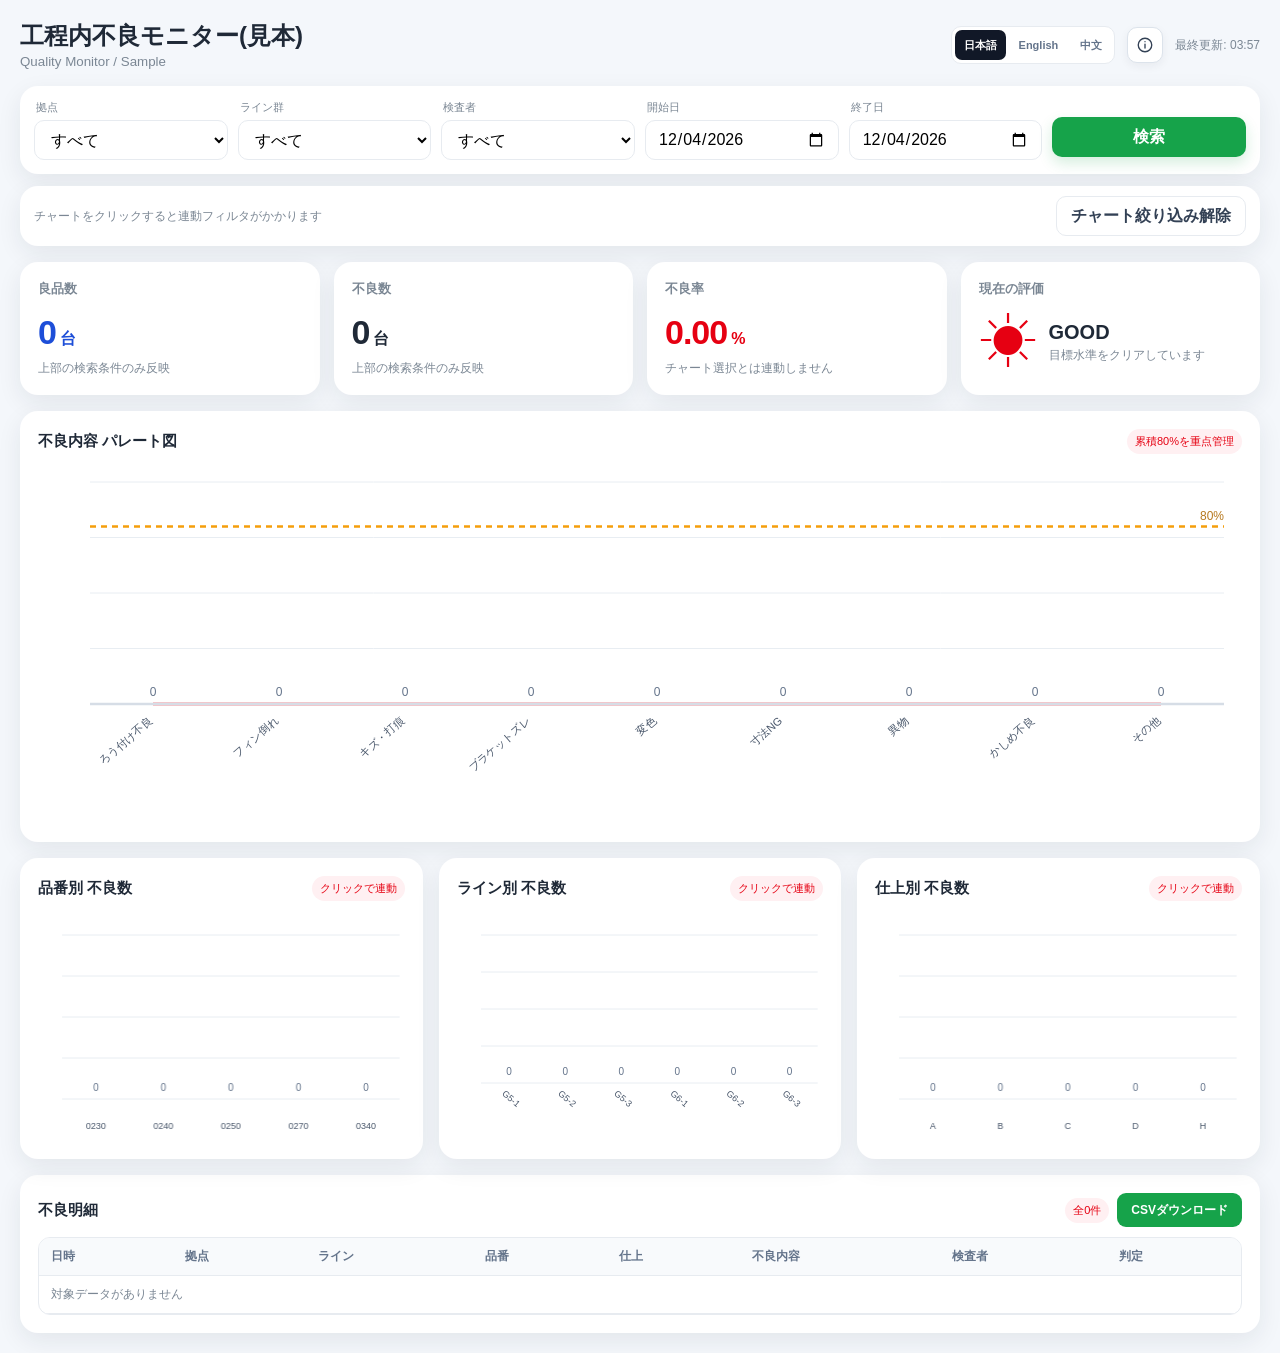
<file: index.html>
<!DOCTYPE html>
<html lang="ja">
<head>
<meta charset="UTF-8" />
<meta name="viewport" content="width=device-width, initial-scale=1.0" />
<title>工程内不良モニター(見本)</title>
<style>
  :root{
    --bg:#f4f7fb; --card:#fff; --text:#1f2937; --muted:#7b8794;
    --line:#e7ebf0; --red:#e60012; --red2:#ff5a66; --blue:#8fb6dc;
    --green:#16a34a; --orange:#f59e0b; --shadow:0 8px 24px rgba(28,39,49,.08);
    --radius:18px;
  }
  *{box-sizing:border-box}
  body{margin:0;background:var(--bg);color:var(--text);font-family:Inter,"Yu Gothic UI","Meiryo",sans-serif}
  .app{min-height:100vh;padding:20px}
  .topbar{display:flex;align-items:center;justify-content:space-between;margin-bottom:16px}
  .brand h1{font-size:24px;margin:0}.brand small{color:var(--muted)}
  .updated{font-size:12px;color:var(--muted)}
  .top-actions{display:flex;align-items:center;gap:12px}
  .lang-switch{display:flex;align-items:center;gap:4px;background:#fff;border:1px solid var(--line);border-radius:10px;padding:3px;box-shadow:none}
  .lang-btn{width:auto;height:30px;padding:0 9px;border-radius:7px;background:transparent;color:#64748b;border:none;box-shadow:none;font-size:11px;font-weight:700}
  .lang-btn.active{background:#111827;color:#fff}
  .lang-btn:hover{transform:none;filter:none;background:#f1f5f9}.lang-btn.active:hover{background:#111827}

  .filters{display:grid;grid-template-columns:repeat(6,minmax(120px,1fr));gap:10px;background:var(--card);padding:14px;border-radius:var(--radius);box-shadow:var(--shadow);margin-bottom:12px}
  label{font-size:11px;color:var(--muted);display:block;margin:0 0 5px 2px}
  .filters>div{min-width:0}
  select,input,button{width:100%;min-width:0;max-width:100%;height:40px;border-radius:10px;border:1px solid var(--line);background:#fff;padding:0 12px;font:inherit}
  input[type="date"]{min-inline-size:0;-webkit-min-logical-width:0;display:block}
  button{background:var(--green);color:#fff;border:none;font-weight:700;cursor:pointer;transition:.2s;box-shadow:0 6px 14px rgba(22,163,74,.18)}
  button:hover{filter:brightness(.96);transform:translateY(-1px)}
  .toolbar{display:flex;align-items:center;justify-content:space-between;gap:12px;background:var(--card);padding:10px 14px;border-radius:var(--radius);box-shadow:var(--shadow);margin-bottom:16px}
  .chips{display:flex;flex-wrap:wrap;gap:8px;min-height:28px;align-items:center}
  .chip{display:inline-flex;align-items:center;gap:6px;background:#fff0f2;color:#b91c1c;border:1px solid #ffd3d8;border-radius:999px;padding:6px 10px;font-size:12px;font-weight:700}
  .chip-muted{color:var(--muted);font-size:12px}
  .clear-btn{background:#fff;color:#334155;border:1px solid var(--line);box-shadow:none;padding:0 14px;width:auto;min-width:108px}
  .clear-btn:hover{transform:none;filter:none;background:#f8fafc}
  .kpis{display:grid;grid-template-columns:repeat(4,1fr);gap:14px;margin-bottom:16px}
  .card{background:var(--card);border-radius:var(--radius);box-shadow:var(--shadow);padding:18px}
  .kpi{min-height:128px}
  .kpi .label{font-size:13px;color:var(--muted);font-weight:700;margin-bottom:15px}.value{font-size:34px;font-weight:800;letter-spacing:-1px}.unit{font-size:16px;margin-left:4px}.sub{font-size:12px;color:var(--muted);margin-top:8px}
  .value.red{color:var(--red)} .value.blue{color:#1d4ed8}
  .status{display:flex;align-items:center;gap:12px}.status-ico{font-size:58px;line-height:1;font-family:Arial,"Segoe UI Symbol",sans-serif;font-variant-emoji:text}.status-ico.good{color:var(--red)}.status-ico.warning{color:#6b7280}.status-ico.bad{color:#2563eb}.status-text b{font-size:20px}.status-text span{display:block;color:var(--muted);font-size:12px;margin-top:3px}
  .grid-main{display:grid;grid-template-columns:1fr;gap:16px;margin-bottom:16px}
  .grid-three{display:grid;grid-template-columns:1fr 1fr 1fr;gap:16px;margin-bottom:16px}
  .grid-main > .card,.grid-three > .card{min-width:0}
  .card-head{display:flex;justify-content:space-between;align-items:center;margin-bottom:10px}.card-title{font-weight:800;font-size:15px}.tag{font-size:11px;color:var(--red);background:#fff0f2;border-radius:99px;padding:5px 8px}
  .card-actions{display:flex;align-items:center;gap:8px}.download-btn{width:auto;height:34px;padding:0 14px;border-radius:9px;background:var(--green);box-shadow:none;font-size:12px}.download-btn:hover{transform:none}
  canvas{width:100%;height:280px;display:block;cursor:pointer}.small-chart canvas{height:230px}#pareto{height:360px}
  .table-wrap{overflow:auto;max-height:520px;border:1px solid var(--line);border-radius:12px}
  table{width:100%;border-collapse:collapse;font-size:12px;white-space:nowrap}th,td{padding:10px 12px;border-bottom:1px solid var(--line);text-align:left}th{position:sticky;top:0;background:#f8fafc;color:#64748b;z-index:1}tr:hover td{background:#fafbfc}
  .dot{width:8px;height:8px;border-radius:50%;display:inline-block;margin-right:6px}.dred{background:var(--red)}
  .muted{color:var(--muted)}

  .brand-row{display:flex;align-items:center;gap:10px}
  .info-btn{width:36px;height:36px;min-width:36px;border-radius:10px;padding:0;background:#fff;color:#334155;border:1px solid #dce3eb;box-shadow:0 3px 10px rgba(28,39,49,.06);display:grid;place-items:center}
  .info-btn svg{width:18px;height:18px;display:block;fill:none;stroke:currentColor;stroke-width:1.8;stroke-linecap:round;stroke-linejoin:round}
  .info-btn:hover{background:#f8fafc;color:#111827;transform:none;filter:none;border-color:#cbd5e1}
  .page-view{display:block}
  .info-view{display:none;min-height:calc(100vh - 40px)}
  .info-view.active{display:block}
  .page-view.hidden{display:none}
  .info-header{display:flex;align-items:center;justify-content:space-between;gap:16px;margin-bottom:16px}
  .info-title-wrap{display:flex;align-items:center;gap:12px}
  .back-btn{width:auto;height:38px;padding:0 14px;background:#fff;color:#334155;border:1px solid var(--line);box-shadow:none}
  .back-btn:hover{background:#f8fafc;transform:none;filter:none}
  .info-tabs{display:flex;gap:8px;margin-bottom:16px;flex-wrap:wrap}
  .info-tab{width:auto;height:38px;padding:0 16px;background:#fff;color:#475569;border:1px solid var(--line);box-shadow:none}
  .info-tab.active{background:#111827;color:#fff;border-color:#111827}
  .info-tab:hover{transform:none;filter:none}
  .info-panel{display:none}
  .info-panel.active{display:block}
  .manual-grid{display:grid;grid-template-columns:repeat(2,minmax(0,1fr));gap:16px}
  .manual-card{background:#fff;border-radius:16px;box-shadow:var(--shadow);padding:20px;border:1px solid #eef2f6}
  .manual-card h3{margin:0 0 10px;font-size:16px}
  .manual-card p{margin:0;color:#5f6b7a;font-size:13px;line-height:1.8}
  .manual-step{display:flex;gap:12px;align-items:flex-start;margin-top:12px}
  .step-num{min-width:30px;height:30px;border-radius:50%;background:#111827;color:#fff;display:grid;place-items:center;font-weight:800;font-size:12px}
  .legend-row{display:flex;align-items:center;gap:10px;margin-top:10px;font-size:13px;color:#475569}
  .legend-dot{width:12px;height:12px;border-radius:3px;display:inline-block}
  .ux-grid{display:grid;grid-template-columns:1.1fr .9fr;gap:16px}
  .ux-card{background:#fff;border-radius:16px;box-shadow:var(--shadow);padding:20px;border:1px solid #eef2f6}
  .ux-card h3{margin:0 0 10px;font-size:16px}
  .ux-card p,.ux-card li{font-size:13px;line-height:1.8;color:#5f6b7a}
  .ux-card ul{margin:8px 0 0;padding-left:20px}
  .token-list{display:grid;grid-template-columns:1fr 1fr;gap:10px;margin-top:12px}
  .token{border:1px solid var(--line);border-radius:12px;padding:12px;background:#fafcff}
  .swatch{width:100%;height:38px;border-radius:8px;margin-bottom:8px;border:1px solid rgba(0,0,0,.04)}
  .token b{font-size:12px;display:block}.token span{font-size:11px;color:#7b8794}.token-note{margin:8px 0 0!important;font-size:11px!important;line-height:1.6!important;color:#64748b!important}
  .spec-table{width:100%;border-collapse:collapse;font-size:12px;white-space:normal}
  .spec-table th,.spec-table td{padding:10px;border-bottom:1px solid var(--line);text-align:left;vertical-align:top}
  .spec-table th{position:static;background:#f8fafc;color:#475569}
  .note-box{background:#fff7ed;border:1px solid #fed7aa;border-radius:12px;padding:14px;color:#9a3412;font-size:12px;line-height:1.7;margin-top:12px}

  .chart-scroll{width:100%;max-width:100%;overflow-x:auto;overflow-y:hidden;-webkit-overflow-scrolling:touch;scrollbar-width:thin;overscroll-behavior-x:contain}
  .chart-scroll canvas{display:block}

  @media (hover:none){
    button:hover{filter:none;transform:none}
  }

  @media (max-width:1100px){
    .filters{grid-template-columns:repeat(3,minmax(0,1fr))}
    .kpis{grid-template-columns:repeat(2,minmax(0,1fr))}
    .grid-main,.grid-three{grid-template-columns:minmax(0,1fr)}
    .toolbar{flex-direction:column;align-items:flex-start}
    .clear-btn{width:100%}
    .manual-grid,.ux-grid{grid-template-columns:minmax(0,1fr)}
  }

  @media (max-width:768px){
    body{overflow-x:hidden}
    .app{padding:12px}
    .topbar{align-items:flex-start;gap:10px;flex-wrap:wrap}
    .top-actions{width:100%;justify-content:flex-start;gap:8px}
    .lang-switch{flex-wrap:nowrap}
    .lang-btn{height:34px;font-size:11px;padding:0 8px}
    .brand-row{align-items:flex-start;gap:8px}
    .brand h1{font-size:21px;line-height:1.35}
    .info-btn{width:42px;height:42px;min-width:42px;border-radius:11px}
    .info-btn svg{width:19px;height:19px}
    .filters{grid-template-columns:repeat(2,minmax(0,1fr));gap:10px;padding:12px}
    select,input,button{height:44px;font-size:16px}
    .toolbar{padding:12px;align-items:stretch}
    .chips{min-width:0}
    .chip{max-width:100%;white-space:normal;line-height:1.4}
    .clear-btn{width:100%;height:44px}
    .kpis{grid-template-columns:repeat(2,minmax(0,1fr));gap:10px}
    .card{padding:14px;border-radius:14px}
    .kpi{min-height:118px}
    .kpi .label{margin-bottom:10px}
    .value{font-size:28px}
    .status{gap:12px}.status-ico{font-size:64px}.status-text b{font-size:17px}
    .grid-main,.grid-three{gap:12px;margin-bottom:12px}
    .card-head{align-items:flex-start;gap:8px;flex-wrap:wrap}
    .card-actions{width:auto;margin-left:auto;justify-content:flex-end;gap:8px}
    .download-btn{height:40px;flex:none;width:auto;min-width:120px;padding:0 12px;white-space:nowrap}
    .tag{font-size:10px}
    .chart-scroll{margin:0;padding-bottom:4px;overflow-x:hidden}
    .chart-scroll-pareto{overflow-x:hidden}.chart-scroll-pareto canvas{width:100%!important;min-width:0!important;max-width:100%!important;height:430px!important}
    .small-chart .chart-scroll canvas{width:100%!important;min-width:0!important;max-width:100%!important}
    #pareto{height:410px}
    .small-chart canvas{height:220px}
    .table-wrap{max-height:560px;overflow-x:hidden;overflow-y:auto;border:0;border-radius:0;padding:2px;background:transparent}
    table,tbody{display:block;width:100%;white-space:normal}
    table{font-size:12px}
    thead{display:none}
    tbody{display:grid;gap:10px}
    tbody tr{display:block;background:#f8fafc;border:1px solid var(--line);border-radius:12px;padding:7px 10px;overflow:hidden}
    tbody td{display:grid;grid-template-columns:minmax(76px,.7fr) minmax(0,1.3fr);gap:10px;align-items:center;width:100%;padding:7px 3px;border-bottom:1px solid #e9edf2;text-align:right;white-space:normal;overflow-wrap:anywhere}
    tbody td::before{content:attr(data-label);color:var(--muted);font-size:11px;font-weight:700;text-align:left}
    tbody td:last-child{border-bottom:0}
    tbody td.no-data{display:block;text-align:center;padding:20px 8px}
    tbody td.no-data::before{display:none}
    .info-header{align-items:flex-start;flex-wrap:wrap}
    .info-lang{width:auto}
    .info-title-wrap{flex-direction:column;align-items:flex-start;width:100%}
    .back-btn{height:44px;width:100%}
    .info-tabs{display:grid;grid-template-columns:1fr 1fr;width:100%}
    .info-tab{height:44px;width:100%;padding:0 8px}
    .manual-card,.ux-card{padding:16px;border-radius:14px}
    .token-list{grid-template-columns:1fr}
    .spec-table{font-size:11px}
  }

  @media (max-width:480px){
    .app{padding:8px}
    .topbar{margin-bottom:12px}
    .brand{min-width:0}
    .brand-row{width:100%}
    .brand h1{font-size:21px;word-break:keep-all}
    .brand small{font-size:10px}
    .updated{display:none}
    .filters{grid-template-columns:minmax(0,1fr);gap:9px;border-radius:14px}
    .filters label{font-size:12px;margin-bottom:4px}
    .kpis{grid-template-columns:minmax(0,1fr);gap:9px}
    .kpi{min-height:auto}
    .kpi .sub{font-size:11px}
    .value{font-size:30px}
    .card-title{font-size:14px}
    .toolbar{margin-bottom:12px}
    .chart-scroll-pareto{overflow-x:hidden}.chart-scroll-pareto canvas{width:100%!important;min-width:0!important;max-width:100%!important;height:420px!important}
    .small-chart .chart-scroll canvas{width:100%!important;min-width:0!important;max-width:100%!important}
    .card-actions{flex-direction:row;align-items:center;justify-content:flex-end;width:auto;margin-left:auto}
    .card-actions .tag{text-align:center;white-space:nowrap}
    .download-btn{width:auto;min-width:116px;padding:0 10px}
    .status-ico{font-size:68px}
    .grid-main .card{padding-left:12px;padding-right:12px}
    .chart-scroll-pareto{margin-left:0;margin-right:0;width:100%}

    .manual-grid,.ux-grid{gap:10px}
    .manual-card p,.ux-card p,.ux-card li{font-size:12px}
    .info-tabs{gap:6px}
    .info-tab{font-size:12px}
  }

  @media (max-width:640px){.updated{display:none}}
</style>
</head>
<body>
<div class="app">
<div class="page-view" id="dashboardView">
  <div class="topbar">
    <div class="brand"><div class="brand-row"><h1 data-i18n="title">工程内不良モニター(見本)</h1></div><small data-i18n="subtitle">Quality Monitor / Sample</small></div>
    <div class="top-actions"><div class="lang-switch" aria-label="Language"><button type="button" class="lang-btn active" data-lang="ja">日本語</button><button type="button" class="lang-btn" data-lang="en">English</button><button type="button" class="lang-btn" data-lang="zh">中文</button></div><button type="button" class="info-btn" id="openInfo" title="マニュアル / UI・UX設計" aria-label="マニュアル / UI・UX設計"><svg viewBox="0 0 24 24" aria-hidden="true"><circle cx="12" cy="12" r="9"></circle><path d="M12 10.8v5.2"></path><path d="M12 7.5h.01"></path></svg></button><div class="updated" id="updated">最終更新: --:--</div></div>
  </div>

  <div class="filters">
    <div><label data-i18n="site">拠点</label><select id="site"><option value="すべて" data-i18n="all">すべて</option><option value="JP" data-i18n="domestic">国内</option><option value="TT" data-i18n="overseas">海外</option></select></div>
    <div><label data-i18n="lineGroup">ライン群</label><select id="line"><option value="すべて" data-i18n="all">すべて</option><option>G5</option><option>G6</option></select></div>
    <div><label data-i18n="inspector">検査者</label><select id="inspector"><option value="すべて" data-i18n="all">すべて</option><option value="外観" data-i18n="visual">外観</option><option value="寸法" data-i18n="dimension">寸法</option></select></div>
    <div><label data-i18n="startDate">開始日</label><input id="from" type="date"></div>
    <div><label data-i18n="endDate">終了日</label><input id="to" type="date"></div>
    <div><label>&nbsp;</label><button id="searchBtn" data-i18n="search">検索</button></div>
  </div>

  <div class="toolbar">
    <div class="chips" id="activeFilters"><span class="chip-muted">チャートをクリックすると連動フィルタがかかります</span></div>
    <button class="clear-btn" id="clearChartFilters" data-i18n="clearChart">チャート絞り込み解除</button>
  </div>

  <div class="kpis">
    <div class="card kpi"><div class="label" data-i18n="goodCount">良品数</div><div class="value blue" id="okCount">-<span class="unit">台</span></div><div class="sub" data-i18n="topFilterOnly">上部の検索条件のみ反映</div></div>
    <div class="card kpi"><div class="label" data-i18n="defectCount">不良数</div><div class="value" id="ngCount">-<span class="unit">台</span></div><div class="sub" data-i18n="topFilterOnly">上部の検索条件のみ反映</div></div>
    <div class="card kpi"><div class="label" data-i18n="defectRate">不良率</div><div class="value red" id="ngRate">-<span class="unit">%</span></div><div class="sub" data-i18n="kpiNoRelation">チャート選択とは連動しません</div></div>
    <div class="card kpi"><div class="label" data-i18n="rating">現在の評価</div><div class="status"><div class="status-ico" id="statusIco">☁</div><div class="status-text"><b id="statusText">WARNING</b><span id="statusSub">改善が必要な水準です</span></div></div></div>
  </div>

  <div class="grid-main">
    <div class="card">
      <div class="card-head"><div class="card-title" data-i18n="paretoTitle">不良内容 パレート図</div><div class="tag" data-i18n="paretoTag">累積80%を重点管理</div></div>
      <div class="chart-scroll chart-scroll-pareto"><canvas id="pareto"></canvas></div>
    </div>
  </div>

  <div class="grid-three">
    <div class="card small-chart"><div class="card-head"><div class="card-title" data-i18n="partDefects">品番別 不良数</div><div class="tag" data-i18n="clickLink">クリックで連動</div></div><div class="chart-scroll"><canvas id="partChart"></canvas></div></div>
    <div class="card small-chart"><div class="card-head"><div class="card-title" data-i18n="lineDefects">ライン別 不良数</div><div class="tag" data-i18n="clickLink">クリックで連動</div></div><div class="chart-scroll"><canvas id="lineChart"></canvas></div></div>
    <div class="card small-chart"><div class="card-head"><div class="card-title" data-i18n="finishDefects">仕上別 不良数</div><div class="tag" data-i18n="clickLink">クリックで連動</div></div><div class="chart-scroll"><canvas id="finishChart"></canvas></div></div>
  </div>

  <div class="card">
    <div class="card-head">
      <div class="card-title" data-i18n="detailTitle">不良明細</div>
      <div class="card-actions">
        <div class="tag" id="detailCount">全0件</div>
        <button class="download-btn" id="downloadCsv" data-i18n="downloadCsv">CSVダウンロード</button>
      </div>
    </div>
    <div class="table-wrap"><table><thead><tr><th data-i18n="dateTime">日時</th><th data-i18n="site">拠点</th><th data-i18n="line">ライン</th><th data-i18n="part">品番</th><th data-i18n="finish">仕上</th><th data-i18n="defectContent">不良内容</th><th data-i18n="inspector">検査者</th><th data-i18n="judgment">判定</th></tr></thead><tbody id="tbody"></tbody></table></div>
  </div>
</div>

<div class="info-view" id="infoView">
  <div class="info-header">
    <div class="info-title-wrap">
      <button class="back-btn" id="backDashboard" data-i18n="back">← ダッシュボードへ戻る</button>
      <div>
        <h1 style="margin:0;font-size:24px" data-i18n="title">工程内不良モニター(見本)</h1>
        <div style="color:var(--muted);font-size:12px;margin-top:4px">Manual / UI・UX Design</div>
      </div>
    </div>
    <div class="lang-switch info-lang" aria-label="Language"><button type="button" class="lang-btn active" data-lang="ja">日本語</button><button type="button" class="lang-btn" data-lang="en">English</button><button type="button" class="lang-btn" data-lang="zh">中文</button></div>
  </div>

  <div class="info-tabs">
    <button class="info-tab active" data-tab="manualPanel" data-i18n="manualTab">操作マニュアル</button>
    <button class="info-tab" data-tab="uxPanel" data-i18n="uxTab">UI / UX 設計</button>
  </div>

  <section class="info-panel active" id="manualPanel">
    <div class="manual-grid">
      <div class="manual-card">
        <h3>1. 検索条件を指定</h3>
        <div class="manual-step"><div class="step-num">1</div><p>拠点・ライン群・検査者・開始日・終了日を指定します。初期表示は開始日・終了日ともに「昨日」です。</p></div>
        <div class="manual-step"><div class="step-num">2</div><p>「検索」を押すと、最上段KPIと全チャートが指定条件で再集計されます。</p></div>
      </div>
      <div class="manual-card">
        <h3>2. KPIの見方</h3>
        <p>最上段の「良品数・不良数・不良率・現在の評価」は、上部検索条件のみを反映します。チャートクリックによる掘り下げ条件では変化しません。</p>
        <div class="legend-row"><span class="legend-dot" style="background:#e60012"></span>☀ 0～1.9999%：GOOD</div>
        <div class="legend-row"><span class="legend-dot" style="background:#6b7280"></span>☁ 2～4.9999%：WARNING</div>
        <div class="legend-row"><span class="legend-dot" style="background:#2563eb"></span>☂ 5%以上：BAD</div>
      </div>
      <div class="manual-card">
        <h3>3. パレート図の見方</h3>
        <p>不良内容を件数の多い順に表示します。赤い棒は累積80%に到達するまでの重点不良です。赤い折れ線は累積比率、オレンジ破線は80%ラインです。</p>
        <div class="note-box">重点項目は件数や検索条件に応じて自動で変わります。</div>
      </div>
      <div class="manual-card">
        <h3>4. チャート連動</h3>
        <p>不良内容・品番・ライン・仕上の棒グラフをクリックすると、ほかのチャートと不良明細が連動して絞り込まれます。同じ棒をもう一度クリックすると、その条件だけ解除されます。</p>
        <div class="note-box">上部の「チャート絞り込み解除」で、チャート選択を一括解除できます。</div>
      </div>
      <div class="manual-card">
        <h3>5. 不良明細</h3>
        <p>指定期間内の不良データを全件表示します。チャートで絞り込んだ場合は、その条件に該当する明細だけが表示されます。</p>
      </div>
      <div class="manual-card">
        <h3>6. CSVダウンロード</h3>
        <p>「CSVダウンロード」を押すと、現在表示中の不良明細をCSVで保存できます。検索条件・チャート選択の両方を反映したデータが出力対象です。</p>
      </div>
    </div>
  </section>

  <section class="info-panel" id="uxPanel">
    <div class="ux-grid">
      <div class="ux-card">
        <h3>UI / UX コンセプト</h3>
        <p>「異常の発見 → 原因の絞り込み → 明細確認 → データ出力」を1画面で完結させることを目的とした品質分析ダッシュボードです。</p>
        <ul>
          <li><b>視認性：</b> 白背景＋淡いグレーをベースに、異常・重点箇所だけ赤で強調。</li>
          <li><b>一貫性：</b> すべての分析カードを同じ角丸・余白・タイトル階層で統一。</li>
          <li><b>直接操作：</b> グラフそのものをフィルターとして使えるクロスフィルタ型UI。</li>
          <li><b>認知負荷低減：</b> KPIは全体状態、チャートは掘り下げ分析という役割を分離。</li>
          <li><b>復帰性：</b> 選択条件を可視化し、一括解除できるため迷子になりにくい。</li>
        </ul>
      </div>
      <div class="ux-card">
        <h3>デザイントークン</h3>
        <p>配色はデンソーのコーポレートイメージを基準に設計し、社内システムとしての視覚的な統一感を確保しています。強調色と通常色の役割を明確に分けることで、ブランド性と情報判読性の両立を図っています。</p>
        <div class="token-list">
          <div class="token"><div class="swatch" style="background:#f4f7fb"></div><b>Background</b><span>#F4F7FB</span></div>
          <div class="token"><div class="swatch" style="background:#ffffff"></div><b>Card</b><span>#FFFFFF</span></div>
          <div class="token"><div class="swatch" style="background:#e60012"></div><b>DENSO Red</b><span>#E60012</span><p class="token-note">デンソーレッドを採用。重点不良・警告・注目情報に用いることで、企業ブランドとの視覚的な一貫性を保ちながら、重要情報を直感的に認識できる設計としています。</p></div>
          <div class="token"><div class="swatch" style="background:#16a34a"></div><b>Action Green</b><span>#16A34A</span><p class="token-note">検索・CSVダウンロードなど、ユーザーが能動的に実行するアクションに使用。初期案では赤色も検討しましたが、グラフの強調色と競合して操作ボタンがデータ表現の一部に見えやすい傾向があったため、A/B比較の結果グリーンを採用しました。データを示す色と、操作を促す色を明確に分離することで、視認性と操作性の両立を図っています。</p></div>
          <div class="token"><div class="swatch" style="background:#91bee8"></div><b>Crafting Blue</b><span>#91BEE8</span><p class="token-note">デンソーのCrafting Blueを採用。通常データや比較対象に使用し、デンソーレッドとのコントラストで情報の優先度を明確化。社内ツールとしての統一感と親和性を高めています。</p></div>
          <div class="token"><div class="swatch" style="background:#1f2937"></div><b>Primary text</b><span>#1F2937</span></div>
        </div>
      </div>
      <div class="ux-card">
        <h3>コンポーネント設計</h3>
        <table class="spec-table">
          <thead><tr><th>要素</th><th>役割</th><th>設計意図</th></tr></thead>
          <tbody>
            <tr><td>KPIカード</td><td>全体状態の把握</td><td>チャート連動から切り離し、基準値として固定。</td></tr>
            <tr><td>パレート図</td><td>重点不良の特定</td><td>累積80%を赤で明示し、優先順位を瞬時に判断。</td></tr>
            <tr><td>品番 / ライン / 仕上</td><td>原因の切り口</td><td>クリック操作で他チャートと明細をクロスフィルタ。</td></tr>
            <tr><td>選択チップ</td><td>現在条件の可視化</td><td>「今どこまで絞っているか」を常時把握。</td></tr>
            <tr><td>不良明細</td><td>事実確認</td><td>集計結果から実データへ自然にドリルダウン。</td></tr>
            <tr><td>CSV</td><td>二次利用</td><td>会議資料・Excel分析へそのまま持ち出せる。</td></tr>
          </tbody>
        </table>
      </div>
      <div class="ux-card">
        <h3>操作フロー</h3>
        <p><b>① 条件検索</b><br>対象範囲を決める</p>
        <p><b>② KPI確認</b><br>全体の不良率と評価を見る</p>
        <p><b>③ パレート図確認</b><br>重点不良を選ぶ</p>
        <p><b>④ クロスフィルタ</b><br>品番・ライン・仕上で原因を掘る</p>
        <p><b>⑤ 明細確認 / CSV</b><br>対象データを確認・出力する</p>
      </div>
    </div>
  </section>
</div>
</div>
<script>
let currentLang = 'ja';
const I18N = {
  ja:{title:'工程内不良モニター(見本)',subtitle:'Quality Monitor / Sample',site:'拠点',lineGroup:'ライン群',inspector:'検査者',startDate:'開始日',endDate:'終了日',search:'検索',all:'すべて',domestic:'国内',overseas:'海外',visual:'外観',dimension:'寸法',clearChart:'チャート絞り込み解除',goodCount:'良品数',defectCount:'不良数',defectRate:'不良率',rating:'現在の評価',topFilterOnly:'上部の検索条件のみ反映',kpiNoRelation:'チャート選択とは連動しません',paretoTitle:'不良内容 パレート図',paretoTag:'累積80%を重点管理',partDefects:'品番別 不良数',lineDefects:'ライン別 不良数',finishDefects:'仕上別 不良数',clickLink:'クリックで連動',detailTitle:'不良明細',downloadCsv:'CSVダウンロード',back:'← ダッシュボードへ戻る',manualTab:'操作マニュアル',uxTab:'UI / UX 設計',dateTime:'日時',line:'ライン',part:'品番',finish:'仕上',defectContent:'不良内容',judgment:'判定',filterHint:'チャートをクリックすると連動フィルタがかかります',detailCount:n=>`全${n.toLocaleString('ja-JP')}件`,updated:t=>`最終更新: ${t}`,good:'GOOD',warning:'WARNING',bad:'BAD',goodSub:'目標水準をクリアしています',warningSub:'改善が必要な水準です',badSub:'優先改善が必要な水準です',noData:'対象データがありません',csvNoData:'ダウンロード対象の不良明細がありません。',csvName:'不良明細',unit:'台',defectChip:'不良内容',partChip:'品番',lineChip:'ライン',finishChip:'仕上'},
  en:{title:'In-Process Defect Monitor (Sample)',subtitle:'Quality Monitor / Sample',site:'Site',lineGroup:'Line group',inspector:'Inspector',startDate:'Start date',endDate:'End date',search:'Search',all:'All',domestic:'Domestic',overseas:'Overseas',visual:'Visual',dimension:'Dimension',clearChart:'Clear chart filters',goodCount:'Good units',defectCount:'Defects',defectRate:'Defect rate',rating:'Rating',topFilterOnly:'Reflects top search conditions only',kpiNoRelation:'Not affected by chart selections',paretoTitle:'Defect Pareto Chart',paretoTag:'Focus on cumulative 80%',partDefects:'Defects by Part No.',lineDefects:'Defects by Line',finishDefects:'Defects by Finish',clickLink:'Click to cross-filter',detailTitle:'Defect details',downloadCsv:'Download CSV',back:'← Back to monitor',manualTab:'User Manual',uxTab:'UI / UX Design',dateTime:'Date / Time',line:'Line',part:'Part No.',finish:'Finish',defectContent:'Defect',judgment:'Result',filterHint:'Click a chart bar to apply a cross-filter',detailCount:n=>`${n.toLocaleString('en-US')} records`,updated:t=>`Updated: ${t}`,good:'GOOD',warning:'WARNING',bad:'BAD',goodSub:'Target level achieved',warningSub:'Improvement is recommended',badSub:'Priority improvement required',noData:'No matching data',csvNoData:'No defect details are available to download.',csvName:'defect_details',unit:'units',defectChip:'Defect',partChip:'Part',lineChip:'Line',finishChip:'Finish'},
  zh:{title:'制程不良监控器（示例）',subtitle:'Quality Monitor / Sample',site:'据点',lineGroup:'产线组',inspector:'检验类型',startDate:'开始日期',endDate:'结束日期',search:'查询',all:'全部',domestic:'国内',overseas:'海外',visual:'外观',dimension:'尺寸',clearChart:'清除图表筛选',goodCount:'良品数',defectCount:'不良数',defectRate:'不良率',rating:'当前评价',topFilterOnly:'仅反映上方查询条件',kpiNoRelation:'不随图表选择联动',paretoTitle:'不良内容 帕累托图',paretoTag:'重点管理累计80%',partDefects:'按品号不良数',lineDefects:'按产线不良数',finishDefects:'按仕上不良数',clickLink:'点击联动筛选',detailTitle:'不良明细',downloadCsv:'下载 CSV',back:'← 返回监控器',manualTab:'操作手册',uxTab:'UI / UX 设计',dateTime:'日期时间',line:'产线',part:'品号',finish:'仕上',defectContent:'不良内容',judgment:'判定',filterHint:'点击图表柱形可进行联动筛选',detailCount:n=>`共 ${n.toLocaleString('zh-CN')} 条`,updated:t=>`最后更新: ${t}`,good:'GOOD',warning:'WARNING',bad:'BAD',goodSub:'已达到目标水平',warningSub:'建议改善',badSub:'需要优先改善',noData:'没有符合条件的数据',csvNoData:'没有可下载的不良明细。',csvName:'不良明细',unit:'台',defectChip:'不良内容',partChip:'品号',lineChip:'产线',finishChip:'仕上'}
};
const DEFECT_LABELS={
  'ろう付け不良':{ja:'ろう付け不良',en:'Brazing defect',zh:'钎焊不良'},
  'フィン倒れ':{ja:'フィン倒れ',en:'Bent fin',zh:'翅片倒伏'},
  'キズ・打痕':{ja:'キズ・打痕',en:'Scratch / dent',zh:'划伤・压痕'},
  'ブラケットズレ':{ja:'ブラケットズレ',en:'Bracket misalignment',zh:'支架偏移'},
  '変色':{ja:'変色',en:'Discoloration',zh:'变色'},
  '寸法NG':{ja:'寸法NG',en:'Dimension NG',zh:'尺寸NG'},
  '異物':{ja:'異物',en:'Foreign material',zh:'异物'},
  'かしめ不良':{ja:'かしめ不良',en:'Crimp defect',zh:'铆接不良'},
  'その他':{ja:'その他',en:'Other',zh:'其他'}
};
const AREA_LABELS={外観:{ja:'外観',en:'Visual',zh:'外观'},寸法:{ja:'寸法',en:'Dimension',zh:'尺寸'},ろう付け:{ja:'ろう付け',en:'Brazing',zh:'钎焊'},組付け:{ja:'組付け',en:'Assembly',zh:'组装'}};
function t(key){ const v=I18N[currentLang]?.[key] ?? I18N.ja[key] ?? key; return typeof v==='function'?v:v; }
function defectLabel(key){ return DEFECT_LABELS[key]?.[currentLang] || key; }
function areaLabel(key){ return AREA_LABELS[key]?.[currentLang] || key; }
function inspectorLabel(key){ return key==='外観'?t('visual'):key==='寸法'?t('dimension'):key; }
function siteLabel(key){ return key==='JP'?t('domestic'):key==='TT'?t('overseas'):key; }
function applyStaticLanguage(){
  document.documentElement.lang=currentLang==='zh'?'zh-CN':currentLang;
  document.title=t('title');
  document.querySelectorAll('[data-i18n]').forEach(el=>{ const key=el.dataset.i18n; if(I18N[currentLang]?.[key]!==undefined) el.textContent=t(key); });
  document.querySelectorAll('.lang-btn').forEach(btn=>btn.classList.toggle('active',btn.dataset.lang===currentLang));
  renderInfoContent();
}
function setLanguage(lang){ currentLang=lang; applyStaticLanguage(); renderAll(); }
function renderInfoContent(){
  const m=document.getElementById('manualPanel'), u=document.getElementById('uxPanel');
  if(!m||!u)return;
  const html={
    ja:{manual:`<div class="manual-grid"><div class="manual-card"><h3>1. 検索条件を指定</h3><p>拠点・ライン群・検査者・開始日・終了日を指定します。初期表示は開始日・終了日ともに「昨日」です。「検索」を押すとKPIと全チャートを再集計します。</p></div><div class="manual-card"><h3>2. KPIの見方</h3><p>良品数・不良数・不良率・現在の評価は上部検索条件のみ反映し、チャート選択では変化しません。</p><div class="legend-row">☀ 0～1.9999%：GOOD</div><div class="legend-row">☁ 2～4.9999%：WARNING</div><div class="legend-row">☂ 5%以上：BAD</div></div><div class="manual-card"><h3>3. パレート図</h3><p>不良内容を件数順に表示します。赤い棒は累積80%に到達するまでの重点不良です。赤線は累積比率、オレンジ破線は80%ラインです。</p></div><div class="manual-card"><h3>4. チャート連動</h3><p>不良内容・品番・ライン・仕上の棒をクリックすると、他のチャートと不良明細が連動します。同じ棒を再クリックすると解除します。</p></div><div class="manual-card"><h3>5. 不良明細</h3><p>指定期間内の不良データを全件表示します。現在のチャート絞り込みも反映されます。</p></div><div class="manual-card"><h3>6. CSVダウンロード</h3><p>現在表示中の不良明細をCSVで保存します。検索条件とチャート選択の両方を反映します。</p></div></div>`,ux:`<div class="ux-grid"><div class="ux-card"><h3>UI / UX コンセプト</h3><p>「異常の発見 → 原因の絞り込み → 明細確認 → データ出力」を1画面で完結させる品質分析UIです。</p><ul><li><b>視認性：</b>重点箇所のみ赤で強調。</li><li><b>直接操作：</b>グラフ自体をフィルターとして利用。</li><li><b>レスポンシブ：</b>PC・タブレット・スマートフォンで情報階層を維持。</li></ul></div><div class="ux-card"><h3>デザイントークン</h3><div class="token-list"><div class="token"><div class="swatch" style="background:#e60012"></div><b>DENSO Red</b><span>#E60012</span><p class="token-note">重点不良・警告に使用し、ブランドとの視覚的一貫性を確保。</p></div><div class="token"><div class="swatch" style="background:#91bee8"></div><b>Crafting Blue</b><span>#91BEE8</span><p class="token-note">通常データに使用し、DENSO Redとの情報優先度を明確化。</p></div><div class="token"><div class="swatch" style="background:#16a34a"></div><b>Action Green</b><span>#16A34A</span><p class="token-note">検索・CSVなど実行アクションに使用。赤ボタン案とのA/B比較で、グラフの強調色との誤認が少ないグリーンを採用。</p></div></div></div></div>`},
    en:{manual:`<div class="manual-grid"><div class="manual-card"><h3>1. Set search conditions</h3><p>Select site, line group, inspector, start date, and end date. Both dates default to yesterday. Press Search to recalculate the KPIs and charts.</p></div><div class="manual-card"><h3>2. KPI overview</h3><p>Good units, defects, defect rate, and rating reflect only the top search conditions and do not change with chart selections.</p><div class="legend-row">☀ 0–1.9999%: GOOD</div><div class="legend-row">☁ 2–4.9999%: WARNING</div><div class="legend-row">☂ 5% or more: BAD</div></div><div class="manual-card"><h3>3. Pareto chart</h3><p>Defects are ordered by count. Red bars represent priority defects up to the cumulative 80% threshold.</p></div><div class="manual-card"><h3>4. Cross-filtering</h3><p>Click a defect, part, line, or finish bar to cross-filter the other charts and detail table. Click the same bar again to clear it.</p></div><div class="manual-card"><h3>5. Defect details</h3><p>All defect records in the selected period are shown and respond to chart filters.</p></div><div class="manual-card"><h3>6. CSV download</h3><p>Downloads the currently displayed defect details, including search and chart filters.</p></div></div>`,ux:`<div class="ux-grid"><div class="ux-card"><h3>UI / UX Concept</h3><p>A one-screen quality analysis flow: detect abnormality → narrow the cause → inspect details → export data.</p><ul><li><b>Visibility:</b> red is reserved for priority information.</li><li><b>Direct manipulation:</b> charts themselves act as filters.</li><li><b>Responsive:</b> the information hierarchy is preserved on desktop, tablet, and mobile.</li></ul></div><div class="ux-card"><h3>Design tokens</h3><div class="token-list"><div class="token"><div class="swatch" style="background:#e60012"></div><b>DENSO Red</b><span>#E60012</span><p class="token-note">Used for priority defects and warnings to maintain visual brand consistency.</p></div><div class="token"><div class="swatch" style="background:#91bee8"></div><b>Crafting Blue</b><span>#91BEE8</span><p class="token-note">Used for normal data, creating a clear hierarchy against DENSO Red.</p></div><div class="token"><div class="swatch" style="background:#16a34a"></div><b>Action Green</b><span>#16A34A</span><p class="token-note">Used for actions such as Search and CSV. A/B comparison with red buttons showed green was less likely to be mistaken for chart data.</p></div></div></div></div>`},
    zh:{manual:`<div class="manual-grid"><div class="manual-card"><h3>1. 设置查询条件</h3><p>选择据点、产线组、检验类型、开始日期和结束日期。默认日期均为昨天。点击“查询”后重新计算KPI和全部图表。</p></div><div class="manual-card"><h3>2. KPI查看方法</h3><p>良品数、不良数、不良率和当前评价仅反映上方查询条件，不随图表选择变化。</p><div class="legend-row">☀ 0–1.9999%：GOOD</div><div class="legend-row">☁ 2–4.9999%：WARNING</div><div class="legend-row">☂ 5%以上：BAD</div></div><div class="manual-card"><h3>3. 帕累托图</h3><p>按不良件数从高到低显示。红色柱表示累计达到80%之前的重点不良。</p></div><div class="manual-card"><h3>4. 图表联动</h3><p>点击不良内容、品号、产线或仕上的柱形后，其他图表和明细会联动筛选。再次点击同一柱形可解除。</p></div><div class="manual-card"><h3>5. 不良明细</h3><p>显示所选期间内的全部不良数据，并反映当前图表筛选。</p></div><div class="manual-card"><h3>6. CSV下载</h3><p>下载当前显示的不良明细，同时反映查询条件和图表筛选。</p></div></div>`,ux:`<div class="ux-grid"><div class="ux-card"><h3>UI / UX 概念</h3><p>在一个画面内完成“发现异常 → 缩小原因 → 查看明细 → 导出数据”的品质分析流程。</p><ul><li><b>可视性：</b>仅用红色强调重点信息。</li><li><b>直接操作：</b>图表本身即可作为筛选器。</li><li><b>响应式：</b>在PC、平板和手机上保持信息层级。</li></ul></div><div class="ux-card"><h3>设计色彩</h3><div class="token-list"><div class="token"><div class="swatch" style="background:#e60012"></div><b>DENSO Red</b><span>#E60012</span><p class="token-note">用于重点不良和警告，保持品牌视觉一致性。</p></div><div class="token"><div class="swatch" style="background:#91bee8"></div><b>Crafting Blue</b><span>#91BEE8</span><p class="token-note">用于普通数据，与DENSO Red形成明确的信息优先级。</p></div><div class="token"><div class="swatch" style="background:#16a34a"></div><b>Action Green</b><span>#16A34A</span><p class="token-note">用于查询、CSV等操作。与红色按钮进行A/B比较后，绿色更不容易与图表数据混淆。</p></div></div></div></div>`}
  };
  const extendedUx={
    ja:`<div class="ux-grid">
      <div class="ux-card"><h3>設計の前提：現場では判断の速さが価値になる</h3><p>この画面は、見栄えを整えること自体ではなく、「異常を見つけ、原因候補を絞り、事実を確認する」までの時間を短くすることを目的にしています。</p><p>製造現場では情報量が多いほど良いとは限りません。最初に見るKPI、次に見るパレート図、最後に確認する明細という順番を画面の上から下へ揃え、視線の移動と判断手順を一致させています。</p></div>
      <div class="ux-card"><h3>情報階層：全体 → 重点 → 原因 → 事実</h3><p><b>全体：</b>KPIで良品数・不良数・不良率・評価を把握します。</p><p><b>重点：</b>パレート図で改善効果の大きい不良を見つけます。</p><p><b>原因：</b>品番・ライン・仕上の切り口で偏りを確認します。</p><p><b>事実：</b>最後に不良明細へ降り、日時や条件を確認します。</p><p>集計値から生データへ段階的に掘り下げることで、最初から明細を読む負担を減らしています。</p></div>
      <div class="ux-card"><h3>KPIをチャート選択で変えない理由</h3><p>チャートをクリックするたびに最上段のKPIまで変化すると、利用者は「全体の状態」と「絞り込み後の状態」を混同しやすくなります。</p><p>そこでKPIは上部の検索条件だけを反映し、分析中の基準値として固定しました。チャートは原因探索、KPIは全体評価という役割を分けることで、数字の意味を安定させています。</p></div>
      <div class="ux-card"><h3>直接操作：グラフ自体をフィルターにする</h3><p>別の絞り込みフォームを増やすのではなく、棒をクリックすると他のグラフと明細が連動する設計です。見つけた場所をそのまま操作できるため、視線移動と操作手数を抑えられます。</p><p>同じ棒を再度押すと解除し、現在の条件は上部のチップに表示します。選択状態を画面外の記憶に頼らせないことが、誤認防止につながります。</p></div>
      <div class="ux-card"><h3>パレート図：80%は優先順位を作るための補助線</h3><p>件数の多い順に並べ、累積80%へ到達する項目までを赤で示しています。最後に80%をまたぐ項目も重点対象へ含め、改善候補の取りこぼしを防いでいます。</p><p>ただし80%は絶対的な合否基準ではありません。件数が少なくても安全・法規・重大品質に関わる不良は別途優先すべきであり、この図は判断を置き換えるものではなく、議論の起点として設計しています。</p></div>
      <div class="ux-card"><h3>色の役割：データと操作を混同させない</h3><div class="token-list"><div class="token"><div class="swatch" style="background:#e60012"></div><b>DENSO Red</b><span>重点・警告</span></div><div class="token"><div class="swatch" style="background:#91bee8"></div><b>Crafting Blue</b><span>通常データ</span></div><div class="token"><div class="swatch" style="background:#16a34a"></div><b>Action Green</b><span>検索・CSV</span></div></div><p>赤を操作ボタンにも使うと、グラフの重点色と意味が競合します。そのため実行操作は緑へ分離しました。色だけに依存せず、数値・ラベル・GOOD／WARNING／BADの文字も併記しています。</p></div>
      <div class="ux-card"><h3>モバイルファースト：横へ逃がさず、縦に理解できる</h3><p>スマートフォンでは検索条件とKPIを1列にし、グラフは画面幅へ追従させています。パレート項目名は軸の下で複数行にし、棒と重ならないよう情報領域を分離しました。</p><p>不良明細は横長テーブルを縮小するのではなく、1件ごとのカードへ変換しています。文字を小さくして詰め込むより、縦スクロールで確実に読めることを優先しています。操作部はタップしやすい高さも確保しています。</p></div>
      <div class="ux-card"><h3>運用時の誤りを減らすための知見</h3><p>分析画面では、情報不足よりも「今どの条件を見ているか分からない」ことが誤判断につながります。そのため検索条件とチャート選択を分離し、解除ボタンと選択チップを常時表示しています。</p><p>CSVも現在表示中の条件だけを出力し、画面と出力結果の不一致を防ぎます。表示、操作、出力で同じ状態を共有することを重視しています。</p></div>
      <div class="ux-card"><h3>検証と改善の考え方</h3><p>320px・390pxのスマートフォン、タブレット、PC幅で、横方向のはみ出し・文字切れ・操作可能領域を確認しています。端末ごとの絵文字差を避けるため、情報アイコンには線画SVGを使用しました。</p><p>今後は、実際の利用者がどの順番でグラフを選ぶか、解除操作で迷わないか、CSVまで到達できるかを観察し、表示項目や優先順位を調整します。UIは完成品として固定するのではなく、業務上の判断時間と誤操作を指標に改善していく前提です。</p></div>
    </div>`,
    en:`<div class="ux-grid"><div class="ux-card"><h3>Design goal</h3><p>The interface is designed to shorten the path from detecting an abnormality to verifying the underlying records. Its hierarchy follows the actual decision flow: overview, priority, cause and evidence.</p></div><div class="ux-card"><h3>Stable KPI baseline</h3><p>KPIs respond only to the search conditions. Chart selections are reserved for cause exploration, preventing users from confusing the overall state with a filtered subset.</p></div><div class="ux-card"><h3>Direct manipulation</h3><p>Charts act as filters so users can interact with the issue they just noticed. Active-filter chips and a clear action keep the current state visible and reversible.</p></div><div class="ux-card"><h3>Pareto reasoning</h3><p>The cumulative 80% line helps prioritize improvement work, but it is not an absolute quality rule. Safety, regulatory and severe defects may require priority regardless of frequency.</p></div><div class="ux-card"><h3>Color semantics</h3><p>Red identifies priority data, blue represents normal data and green is reserved for actions. Separating data colors from action colors reduces misinterpretation.</p></div><div class="ux-card"><h3>Mobile-first decisions</h3><p>Controls and KPIs stack vertically, charts fit the viewport and defect records become readable cards. Information is reorganized instead of simply being scaled down.</p></div><div class="ux-card"><h3>Error prevention</h3><p>The screen, filters and CSV export share the same state. Labels and text accompany color so meaning remains clear without relying on color alone.</p></div><div class="ux-card"><h3>Continuous validation</h3><p>Layouts are checked at phone, tablet and desktop widths for clipping, overflow and touch usability. Future iterations should be guided by task time, filter mistakes and user observation.</p></div></div>`,
    zh:`<div class="ux-grid"><div class="ux-card"><h3>设计目标</h3><p>本界面旨在缩短“发现异常—锁定原因—确认明细”的时间。信息层级按照实际判断流程排列：整体、重点、原因、事实。</p></div><div class="ux-card"><h3>稳定的KPI基准</h3><p>KPI仅响应上方查询条件，图表选择用于原因分析，避免混淆整体状态与筛选后的局部状态。</p></div><div class="ux-card"><h3>直接操作</h3><p>图表本身就是筛选器。条件标签与清除按钮让当前状态始终可见、可撤销，从而降低误操作。</p></div><div class="ux-card"><h3>帕累托图的作用</h3><p>累计80%线用于辅助安排改善优先级，但并非绝对质量标准。安全、法规和重大不良即使件数少，也可能需要优先处理。</p></div><div class="ux-card"><h3>颜色语义</h3><p>红色表示重点数据，蓝色表示普通数据，绿色专用于操作。将数据颜色与操作颜色分离，可减少误解。</p></div><div class="ux-card"><h3>移动优先</h3><p>查询条件和KPI纵向排列，图表适应屏幕宽度，明细改为卡片。不是简单缩小桌面界面，而是重新组织信息。</p></div><div class="ux-card"><h3>减少错误</h3><p>画面、筛选条件与CSV输出共享同一状态，并同时使用文字与标签表达含义，避免只依赖颜色。</p></div><div class="ux-card"><h3>持续验证</h3><p>在手机、平板和PC宽度下检查文字截断、横向溢出与触控区域。后续应根据操作时间、筛选错误和用户观察持续改善。</p></div></div>`
  };
  m.innerHTML=html[currentLang].manual; u.innerHTML=extendedUx[currentLang];
}

const SAMPLE_START = '2026-08-01';
const SAMPLE_END   = '2026-09-02';
const META = {
  sites:[{key:'JP',weight:0.78},{key:'TT',weight:0.22}],
  lines:[
    {key:'G5-1',group:'G5',weight:0.24},
    {key:'G5-2',group:'G5',weight:0.18},
    {key:'G5-3',group:'G5',weight:0.14},
    {key:'G6-1',group:'G6',weight:0.19},
    {key:'G6-2',group:'G6',weight:0.15},
    {key:'G6-3',group:'G6',weight:0.10}
  ],
  parts:[
    {key:'0230',weight:0.16},{key:'0240',weight:0.25},{key:'0250',weight:0.18},
    {key:'0270',weight:0.13},{key:'0340',weight:0.17},{key:'0350',weight:0.11}
  ],
  finishes:[
    {key:'A',weight:0.32},{key:'B',weight:0.16},{key:'C',weight:0.21},{key:'D',weight:0.18},{key:'H',weight:0.13}
  ],
  defects:[
    {key:'ろう付け不良',weight:0.28,areas:['ろう付け','外観']},
    {key:'フィン倒れ',weight:0.17,areas:['外観']},
    {key:'キズ・打痕',weight:0.14,areas:['外観']},
    {key:'ブラケットズレ',weight:0.11,areas:['組付け','外観']},
    {key:'変色',weight:0.09,areas:['外観']},
    {key:'寸法NG',weight:0.08,areas:['寸法']},
    {key:'異物',weight:0.06,areas:['外観']},
    {key:'かしめ不良',weight:0.04,areas:['組付け']},
    {key:'その他',weight:0.03,areas:['外観','寸法','組付け']}
  ]
};

const productionCells = [];
const defectRecords = [];
const selection = { defect:null, part:null, line:null, finish:null };
const chartState = { pareto:{hits:[]}, partChart:{hits:[]}, lineChart:{hits:[]}, finishChart:{hits:[]} };

function seededRandom(seed){
  let s = seed % 2147483647;
  if (s <= 0) s += 2147483646;
  return () => (s = s * 16807 % 2147483647) / 2147483647;
}
const rand = seededRandom(202609021837);
function rnd(min,max){ return Math.floor(rand()*(max-min+1))+min; }
function fmt(n){ return n.toLocaleString(currentLang==='en'?'en-US':currentLang==='zh'?'zh-CN':'ja-JP'); }
function toYMD(d){
  const y=d.getFullYear(), m=String(d.getMonth()+1).padStart(2,'0'), day=String(d.getDate()).padStart(2,'0');
  return `${y}-${m}-${day}`;
}
function parseYMD(s){ return new Date(s+'T00:00:00'); }
function dateRange(start,end){
  const out=[]; let d=parseYMD(start), last=parseYMD(end);
  while(d<=last){ out.push(toYMD(d)); d.setDate(d.getDate()+1); }
  return out;
}
function weightedPick(items, accessor){
  const total = items.reduce((s,item)=>s+accessor(item),0);
  let roll = rand()*total;
  for(const item of items){ roll -= accessor(item); if(roll<=0) return item; }
  return items[items.length-1];
}
function allocateInts(total, items, accessor, jitter=0.0){
  const raw = items.map(item => Math.max(0.0001, accessor(item) * (1 + (rand()*2-1)*jitter)));
  const rawTotal = raw.reduce((a,b)=>a+b,0);
  const base = raw.map(v => Math.floor(total * v / rawTotal));
  let diff = total - base.reduce((a,b)=>a+b,0);
  while(diff > 0){ base[diff % base.length]++; diff--; }
  return items.map((item,i)=>({item, value:base[i]}));
}
function setDefaultDates(){
  const y = new Date();
  y.setDate(y.getDate()-1);
  const yesterday = toYMD(y);
  document.getElementById('from').value = yesterday;
  document.getElementById('to').value = yesterday;
}

function generateSampleData(){
  let defectId = 1;
  for(const date of dateRange(SAMPLE_START, SAMPLE_END)){
    const goodTarget = rnd(9800,10450); // 約10000/日
    const ngTarget = rnd(180,225);      // 約200/日

    const bySite = allocateInts(goodTarget, META.sites, x=>x.weight, 0.06);
    for(const siteBlock of bySite){
      const site = siteBlock.item.key;
      const byLine = allocateInts(siteBlock.value, META.lines, x=>x.weight, 0.09);
      for(const lineBlock of byLine){
        const lineMeta = lineBlock.item;
        const byPart = allocateInts(lineBlock.value, META.parts, x=>x.weight, 0.12);
        for(const partBlock of byPart){
          const byFinish = allocateInts(partBlock.value, META.finishes, x=>x.weight, 0.10);
          for(const finishBlock of byFinish){
            productionCells.push({
              date, site,
              line: lineMeta.key,
              lineGroup: lineMeta.group,
              part: partBlock.item.key,
              finish: finishBlock.item.key,
              good: finishBlock.value,
              ng: 0
            });
          }
        }
      }
    }

    const dayCells = productionCells.filter(c => c.date === date);
    for(let i=0;i<ngTarget;i++){
      const cell = weightedPick(dayCells, c => Math.max(1, c.good));
      cell.ng += 1;

      let defect = weightedPick(META.defects, d => d.weight);
      if(cell.finish === 'C' && rand() < 0.24) defect = META.defects.find(d=>d.key==='ろう付け不良');
      if(cell.finish === 'B' && rand() < 0.18) defect = META.defects.find(d=>d.key==='寸法NG');
      if(cell.part === '0240' && rand() < 0.16) defect = META.defects.find(d=>d.key==='フィン倒れ');
      if(cell.part === '0230' && rand() < 0.14) defect = META.defects.find(d=>d.key==='キズ・打痕');

      const area = defect.areas[rnd(0, defect.areas.length-1)];
      const inspector = defect.key === '寸法NG' ? (rand()<0.7 ? '寸法' : '外観') : (rand()<0.78 ? '外観' : '寸法');
      const hour = String(rnd(8,22)).padStart(2,'0');
      const min = String(rnd(0,59)).padStart(2,'0');
      const sec = String(rnd(0,59)).padStart(2,'0');

      defectRecords.push({
        id:defectId++,
        date,
        datetime:`${date} ${hour}:${min}:${sec}`,
        site:cell.site,
        line:cell.line,
        lineGroup:cell.lineGroup,
        part:cell.part,
        finish:cell.finish,
        defect:defect.key,
        area,
        inspector
      });
    }
  }
}

function formFilters(){
  return {
    site:document.getElementById('site').value,
    lineGroup:document.getElementById('line').value,
    inspector:document.getElementById('inspector').value,
    from:document.getElementById('from').value,
    to:document.getElementById('to').value
  };
}
function inDateRange(date, from, to){
  if(from && date < from) return false;
  if(to && date > to) return false;
  return true;
}
function passesCommon(item, excludeDim, includeInspector){
  const f = formFilters();
  if(!inDateRange(item.date, f.from, f.to)) return false;
  if(f.site !== 'すべて' && item.site !== f.site) return false;
  if(f.lineGroup !== 'すべて' && item.lineGroup !== f.lineGroup) return false;
  if(includeInspector && f.inspector !== 'すべて' && item.inspector !== f.inspector) return false;

  if(selection.defect && excludeDim !== 'defect' && item.defect !== selection.defect) return false;
  if(selection.part && excludeDim !== 'part' && item.part !== selection.part) return false;
  if(selection.line && excludeDim !== 'line' && item.line !== selection.line) return false;
  if(selection.finish && excludeDim !== 'finish' && item.finish !== selection.finish) return false;
  return true;
}
function filteredRecords(excludeDim=null){ return defectRecords.filter(r => passesCommon(r, excludeDim, true)); }
function filteredCells(excludeDim=null){ return productionCells.filter(c => passesCommon(c, excludeDim, false)); }
function currentGood(){ return filteredCells(null).reduce((s,c)=>s+c.good,0); }
function currentNg(){ return filteredRecords(null).length; }
function currentTotalUnits(){ return filteredCells(null).reduce((s,c)=>s+c.good+c.ng,0); }

function groupCount(records, field, orderedKeys){
  const map = new Map(orderedKeys.map(k=>[k,0]));
  records.forEach(r=>map.set(r[field], (map.get(r[field])||0)+1));
  return Array.from(map, ([key,value])=>({key,label:key,value}));
}
function groupRate(records, cells, field, orderedKeys){
  const ngMap = new Map(orderedKeys.map(k=>[k,0]));
  const totalMap = new Map(orderedKeys.map(k=>[k,0]));
  records.forEach(r=>ngMap.set(r[field], (ngMap.get(r[field])||0)+1));
  cells.forEach(c=>totalMap.set(c[field], (totalMap.get(c[field])||0) + c.good + c.ng));
  return orderedKeys.map(key=>{
    const ng = ngMap.get(key)||0;
    const total = totalMap.get(key)||0;
    const value = total ? (ng / total * 100) : 0;
    return {key, label:key, value, ng, total};
  });
}
function passesTopFilters(item, includeInspector){
  const f = formFilters();
  if(!inDateRange(item.date, f.from, f.to)) return false;
  if(f.site !== 'すべて' && item.site !== f.site) return false;
  if(f.lineGroup !== 'すべて' && item.lineGroup !== f.lineGroup) return false;
  if(includeInspector && f.inspector !== 'すべて' && item.inspector !== f.inspector) return false;
  return true;
}
function buildMetrics(){
  // 最上段KPIはチャート選択とは連動させない。上部の検索条件だけ反映する。
  const cells = productionCells.filter(c => passesTopFilters(c, false));
  const records = defectRecords.filter(r => passesTopFilters(r, true));
  const good = cells.reduce((s,c)=>s+c.good,0);
  const ng = records.length;
  const total = cells.reduce((s,c)=>s+c.good+c.ng,0);
  const rate = total ? (ng/total*100) : 0;
  return {good, ng, total, rate};
}
function updateHeaderChips(){
  const root = document.getElementById('activeFilters');
  const chips = [];
  if(selection.defect) chips.push(`<span class="chip">${t('defectChip')}: ${defectLabel(selection.defect)}</span>`);
  if(selection.part) chips.push(`<span class="chip">${t('partChip')}: ${selection.part}</span>`);
  if(selection.line) chips.push(`<span class="chip">${t('lineChip')}: ${selection.line}</span>`);
  if(selection.finish) chips.push(`<span class="chip">${t('finishChip')}: ${selection.finish}</span>`);
  root.innerHTML = chips.length ? chips.join('') : `<span class="chip-muted">${t('filterHint')}</span>`;
}
function updateKpis(){
  const m = buildMetrics();
  document.getElementById('okCount').innerHTML = `${fmt(m.good)}<span class="unit">${t('unit')}</span>`;
  document.getElementById('ngCount').innerHTML = `${fmt(m.ng)}<span class="unit">${t('unit')}</span>`;
  document.getElementById('ngRate').innerHTML = `${m.rate.toFixed(2)}<span class="unit">%</span>`;

  let ico='☀︎', txt=t('good'), sub=t('goodSub'), cls='good';
  if(m.rate >= 5){ ico='☂︎'; txt=t('bad'); sub=t('badSub'); cls='bad'; }
  else if(m.rate >= 2){ ico='☁︎'; txt=t('warning'); sub=t('warningSub'); cls='warning'; }
  const statusIco = document.getElementById('statusIco');
  statusIco.textContent = ico;
  statusIco.className = 'status-ico ' + cls;
  document.getElementById('statusText').textContent = txt;
  document.getElementById('statusSub').textContent = sub;
  document.getElementById('updated').textContent = t('updated')(new Date().toLocaleTimeString(currentLang==='en'?'en-US':currentLang==='zh'?'zh-CN':'ja-JP',{hour:'2-digit',minute:'2-digit'}));
}

function setupCanvas(canvas){
  const dpr = window.devicePixelRatio || 1;
  const rect = canvas.getBoundingClientRect();
  canvas.width = rect.width * dpr; canvas.height = rect.height * dpr;
  const ctx = canvas.getContext('2d');
  ctx.scale(dpr,dpr);
  return {ctx,w:rect.width,h:rect.height};
}
function drawGrid(ctx,w,h,L,B,T=18,R=12,rows=4){
  ctx.strokeStyle='#e8edf2'; ctx.lineWidth=1;
  for(let i=0;i<=rows;i++){
    const y = T + ((h-B-T) / rows) * i;
    ctx.beginPath(); ctx.moveTo(L,y); ctx.lineTo(w-R,y); ctx.stroke();
  }
}
function clearChart(id){ chartState[id].hits = []; }
function colorForBar(selected, key){
  if(selected === key) return '#e60012';
  if(selected) return '#9fc0df';
  return '#ef3349';
}
function colorForAlt(selected, key){
  if(selected === key) return '#e60012';
  if(selected) return '#a7c5e2';
  return '#91bee8';
}

function renderPareto(){
  const data = groupCount(filteredRecords('defect'), 'defect', META.defects.map(d=>d.key)).sort((a,b)=>b.value-a.value);
  const {ctx,w,h} = setupCanvas(document.getElementById('pareto'));
  clearChart('pareto');
  const mobile=window.innerWidth<=768; const L=mobile?22:52,B=mobile?132:120,T=mobile?22:18,R=mobile?8:18, plotW=w-L-R, plotH=h-B-T, gap=plotW/data.length, bw=Math.min(86, mobile?Math.max(18,gap*0.66):gap*0.58);
  drawGrid(ctx,w,h,L,B,T,R,4);
  const max = Math.max(1, ...data.map(d=>d.value));
  const total = Math.max(1, data.reduce((s,d)=>s+d.value,0));

  // 累積80%に到達する項目までを重点項目（赤）にする。
  // 80%をまたぐ最後の1項目も赤に含める。
  let running = 0;
  let redThroughIndex = data.length - 1;
  for(let i=0;i<data.length;i++){
    running += data[i].value;
    if(running / total >= 0.8){ redThroughIndex = i; break; }
  }

  let cum = 0;
  data.forEach((d,i)=>{
    const barH = (d.value/max) * plotH;
    const x = L + i*gap + (gap-bw)/2;
    const y = h-B-barH;
    const isFocus80 = i <= redThroughIndex;
    if(selection.defect){
      ctx.fillStyle = selection.defect === d.key ? '#e60012' : (isFocus80 ? '#f58a98' : '#b8d0e6');
    }else{
      ctx.fillStyle = isFocus80 ? '#ef3349' : '#91bee8';
    }
    ctx.fillRect(x,y,bw,barH);
    chartState.pareto.hits.push({x,y,w:bw,h:barH,key:d.key});

    ctx.fillStyle = '#64748b';
    ctx.font = mobile ? '10px sans-serif' : '12px sans-serif';
    ctx.textAlign = 'center';
    ctx.fillText(String(d.value), x+bw/2, y-8);
    cum += d.value;
  });

  cum = 0;
  ctx.strokeStyle = '#e60012'; ctx.lineWidth = 2.5; ctx.beginPath();
  data.forEach((d,i)=>{
    cum += d.value;
    const px = L + i*gap + gap/2;
    const py = h-B - (cum/total)*plotH;
    if(i===0) ctx.moveTo(px,py); else ctx.lineTo(px,py);
  });
  ctx.stroke();

  const y80 = h-B - 0.8*plotH;
  ctx.setLineDash([6,5]); ctx.strokeStyle='#f59e0b'; ctx.beginPath(); ctx.moveTo(L,y80); ctx.lineTo(w-R,y80); ctx.stroke(); ctx.setLineDash([]);
  ctx.fillStyle='#b7791f'; ctx.textAlign='right'; ctx.font='12px sans-serif'; ctx.fillText('80%', w-R, y80-6);

  ctx.strokeStyle='#d6dde6'; ctx.beginPath(); ctx.moveTo(L,h-B); ctx.lineTo(w-R,h-B); ctx.stroke();
  data.forEach((d,i)=>{
    const x = L + i*gap + gap/2;
    ctx.fillStyle = selection.defect === d.key ? '#b91c1c' : '#475569';
    if(mobile){
      const chars = Array.from(defectLabel(d.key));
      const perLine = currentLang==='en' ? 4 : 3;
      const lines = [];
      for(let j=0;j<chars.length;j+=perLine) lines.push(chars.slice(j,j+perLine).join(''));
      ctx.font = selection.defect === d.key ? `bold ${currentLang==='en'?8:9}px sans-serif` : `${currentLang==='en'?8:9}px sans-serif`;
      ctx.textAlign='center';
      lines.forEach((line,j)=>ctx.fillText(line,x,h-B+18+j*11));
    }else{
      const y = h-B+18;
      ctx.save(); ctx.translate(x,y); ctx.rotate(-Math.PI/4.4);
      ctx.font = selection.defect === d.key ? 'bold 11px sans-serif' : '11px sans-serif';
      ctx.textAlign='right'; ctx.fillText(defectLabel(d.key),0,0); ctx.restore();
    }
  });
}

function renderPartChart(){
  let data = groupCount(filteredRecords('part'), 'part', META.parts.map(d=>d.key));
  data = data.sort((a,b)=>b.value-a.value).slice(0,5);
  renderSimpleBars('partChart', data, 'part', false);
}
function renderLineChart(){
  const data = groupCount(filteredRecords('line'), 'line', META.lines.map(d=>d.key));
  renderSimpleBars('lineChart', data, 'line', false);
}
function renderFinishChart(){
  const data = groupCount(filteredRecords('finish'), 'finish', META.finishes.map(d=>d.key));
  renderSimpleBars('finishChart', data, 'finish', false);
}

function renderSimpleBars(canvasId, data, dim, isPercent){
  const {ctx,w,h} = setupCanvas(document.getElementById(canvasId));
  clearChart(canvasId);
  const mobile = w < 520;
  const L=mobile?24:36,B=mobile?(dim==='line'?58:42):40,T=mobile?24:18,R=mobile?6:12;
  const plotW=w-L-R, plotH=h-B-T, gap=plotW/data.length, bw=Math.max(14,Math.min(64,gap*(mobile?0.58:0.55)));
  drawGrid(ctx,w,h,L,B,T,R,4);
  const max = Math.max(1, ...data.map(d=>d.value))*1.18;

  data.forEach((d,i)=>{
    const barH = (d.value/max)*plotH;
    const x = L + i*gap + (gap-bw)/2;
    const y = h-B-barH;
    const selectedKey = selection[dim];
    ctx.fillStyle = selectedKey === d.key ? '#e60012' : '#91bee8';
    if(selectedKey && selectedKey !== d.key) ctx.fillStyle = '#a8c6e2';
    ctx.fillRect(x,y,bw,barH);
    chartState[canvasId].hits.push({x,y,w:bw,h:barH,key:d.key});

    const val = isPercent ? d.value.toFixed(2)+'%' : fmt(d.value);
    ctx.fillStyle='#64748b'; ctx.font=mobile?'10px sans-serif':'11px sans-serif'; ctx.textAlign='center';
    ctx.fillText(val, x+bw/2, y-8);
    ctx.fillStyle = selectedKey === d.key ? '#b91c1c' : '#475569';
    ctx.font=mobile?'9px sans-serif':'11px sans-serif';
    if(mobile && dim==='line'){
      ctx.save();
      ctx.translate(x+bw/2,h-B+18);
      ctx.rotate(Math.PI/4.5);
      ctx.textAlign='center';
      ctx.fillText(d.label,0,0);
      ctx.restore();
    }else{
      ctx.fillText(d.label,x+bw/2,h-12);
    }
  });
}

function currentDetailRows(){
  return filteredRecords(null).slice().sort((a,b)=> b.datetime.localeCompare(a.datetime));
}
function renderTable(){
  const rows = currentDetailRows();
  document.getElementById('detailCount').textContent = t('detailCount')(rows.length);
  const tbody = document.getElementById('tbody');
  tbody.innerHTML = rows.length ? rows.map(r => `
    <tr>
      <td data-label="${t('dateTime')}">${r.datetime.replace(/-/g,'/')}</td>
      <td data-label="${t('site')}">${siteLabel(r.site)}</td>
      <td data-label="${t('line')}">${r.line}</td>
      <td data-label="${t('part')}">${r.part}</td>
      <td data-label="${t('finish')}">${r.finish}</td>
      <td data-label="${t('defectContent')}">${defectLabel(r.defect)}</td>
      <td data-label="${t('inspector')}">${inspectorLabel(r.inspector)}</td>
      <td data-label="${t('judgment')}"><span><span class="dot dred"></span>NG</span></td>
    </tr>`).join('') : `<tr><td colspan="8" class="muted no-data">${t('noData')}</td></tr>`;
}

function csvEscape(value){
  const s = String(value ?? '');
  return /[",\n\r]/.test(s) ? `"${s.replace(/"/g,'""')}"` : s;
}
function downloadCurrentCsv(){
  const rows = currentDetailRows();
  if(!rows.length){ alert(t('csvNoData')); return; }
  const headers = currentLang==='en'?['Date/Time','Site','Line','Part No.','Finish','Defect','Area','Inspector','Result']:currentLang==='zh'?['日期时间','据点','产线','品号','仕上','不良内容','不良部位','检验类型','判定']:['日時','拠点','ライン','品番','仕上','不良内容','不良部位','検査者','判定'];
  const lines = [headers.map(csvEscape).join(',')];
  rows.forEach(r => {
    lines.push([r.datetime,siteLabel(r.site),r.line,r.part,r.finish,defectLabel(r.defect),areaLabel(r.area),inspectorLabel(r.inspector),'NG'].map(csvEscape).join(','));
  });
  const csv = '\uFEFF' + lines.join('\r\n');
  const blob = new Blob([csv], {type:'text/csv;charset=utf-8;'});
  const url = URL.createObjectURL(blob);
  const a = document.createElement('a');
  const f = formFilters();
  const from = (f.from || 'start').replaceAll('-','');
  const to = (f.to || 'end').replaceAll('-','');
  a.href = url;
  a.download = `${t('csvName')}_${from}_${to}.csv`;
  document.body.appendChild(a);
  a.click();
  a.remove();
  URL.revokeObjectURL(url);
}

function renderAll(){
  updateHeaderChips();
  updateKpis();
  renderPareto();
  renderPartChart();
  renderLineChart();
  renderFinishChart();
  renderTable();
}

function toggleSelection(dim, key){ selection[dim] = selection[dim] === key ? null : key; renderAll(); }
function bindCanvasClick(canvasId, dim){
  document.getElementById(canvasId).addEventListener('click', (e) => {
    const rect = e.currentTarget.getBoundingClientRect();
    const x = e.clientX - rect.left; const y = e.clientY - rect.top;
    const hit = chartState[canvasId].hits.find(h => x >= h.x && x <= h.x+h.w && y >= h.y && y <= h.y+h.h + 14);
    if(hit) toggleSelection(dim, hit.key);
  });
}


function openInfoView(){
  document.getElementById('dashboardView').classList.add('hidden');
  document.getElementById('infoView').classList.add('active');
  window.scrollTo({top:0,behavior:'smooth'});
}
function closeInfoView(){
  document.getElementById('infoView').classList.remove('active');
  document.getElementById('dashboardView').classList.remove('hidden');
  window.scrollTo({top:0,behavior:'smooth'});
  setTimeout(renderAll,80);
}
function switchInfoTab(panelId){
  document.querySelectorAll('.info-tab').forEach(btn=>btn.classList.toggle('active',btn.dataset.tab===panelId));
  document.querySelectorAll('.info-panel').forEach(panel=>panel.classList.toggle('active',panel.id===panelId));
}

function init(){
  setDefaultDates();
  document.querySelectorAll('.lang-btn').forEach(btn=>btn.addEventListener('click',()=>setLanguage(btn.dataset.lang)));
  applyStaticLanguage();
  document.getElementById('openInfo').addEventListener('click', openInfoView);
  document.getElementById('backDashboard').addEventListener('click', closeInfoView);
  document.querySelectorAll('.info-tab').forEach(btn=>btn.addEventListener('click',()=>switchInfoTab(btn.dataset.tab)));
  generateSampleData();
  renderAll();
  bindCanvasClick('pareto', 'defect');
  bindCanvasClick('partChart', 'part');
  bindCanvasClick('lineChart', 'line');
  bindCanvasClick('finishChart', 'finish');

  document.getElementById('searchBtn').addEventListener('click', renderAll);
  document.getElementById('downloadCsv').addEventListener('click', downloadCurrentCsv);
  document.getElementById('clearChartFilters').addEventListener('click', () => {
    selection.defect = null; selection.part = null; selection.line = null; selection.finish = null; renderAll();
  });
  window.addEventListener('resize', () => { clearTimeout(window.__dashResize); window.__dashResize = setTimeout(renderAll, 120); });
}
init();
</script>
</body>
</html>
</file>
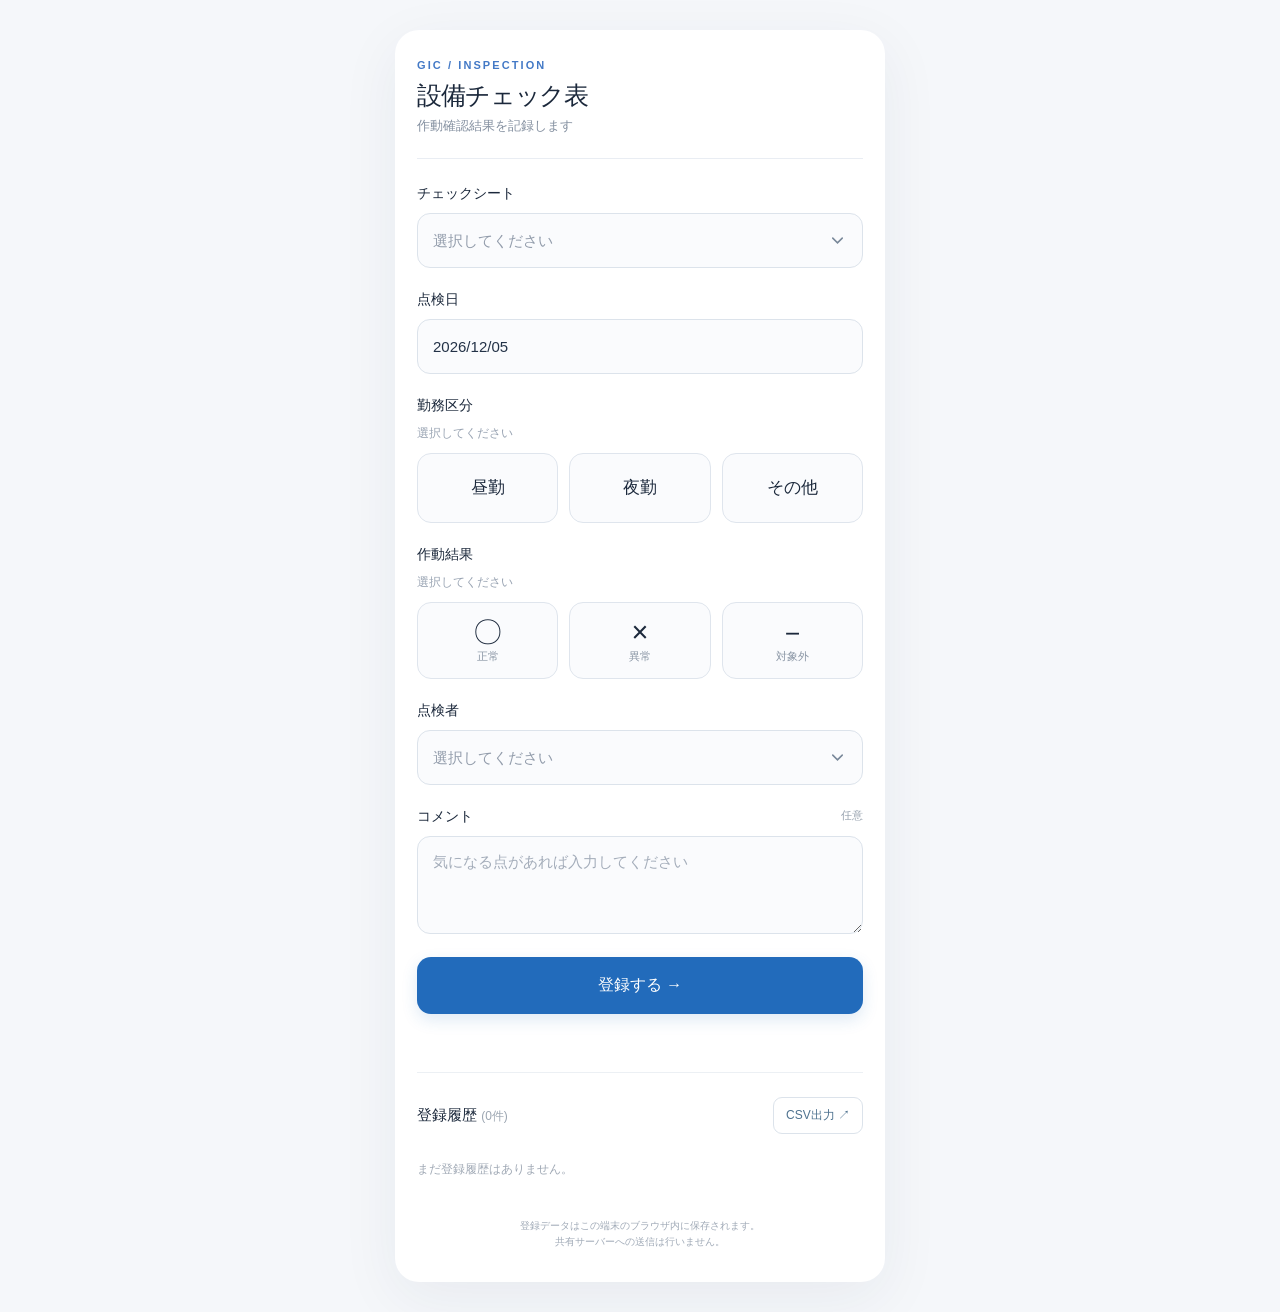
<file: gic-check/index.html>
<!doctype html>
<html lang="ja"><head><meta charset="utf-8"><meta name="viewport" content="width=device-width,initial-scale=1,viewport-fit=cover"><meta name="theme-color" content="#f6f8fb"><title>GIC | 設備チェック表</title>
<style>
:root{font-family:Inter,-apple-system,BlinkMacSystemFont,"Noto Sans JP","Yu Gothic",sans-serif;color:#1b283b;background:#f5f7fa;font-synthesis:none}*{box-sizing:border-box}body{margin:0;overflow-x:hidden}button,select,input,textarea{font:inherit;max-width:100%;min-width:0}button{cursor:pointer}.shell{min-height:100dvh;max-width:490px;width:100%;min-width:0;overflow-x:clip;margin:auto;background:#fff;padding:env(safe-area-inset-top) 22px calc(32px + env(safe-area-inset-bottom))}.top{padding:29px 0 23px;border-bottom:1px solid #e9edf3;margin-bottom:26px}.eyebrow{color:#4379c6;letter-spacing:.19em;font-size:11px;font-weight:800}h1{font-size:25px;letter-spacing:-.045em;margin:8px 0 5px}.top p{font-size:13px;color:#8490a0;margin:0}.field{margin-bottom:23px}.labelrow{display:flex;justify-content:space-between;margin-bottom:10px}.labelrow label,.title{font-size:14px;font-weight:740}.optional{color:#95a0ad;font-size:11px}.control{display:block;width:100%;max-width:100%;min-width:0;height:55px;border:1px solid #dce3eb;border-radius:13px;background:#fafbfd;color:#233247;padding:0 15px;outline:none;font-size:15px}.control:focus{border-color:#4e82d1;box-shadow:0 0 0 3px #4e82d11a}select.control{appearance:none;background-image:url('data:image/svg+xml,%3Csvg xmlns="http://www.w3.org/2000/svg" viewBox="0 0 24 24" fill="none" stroke="%237a899a" stroke-width="2" stroke-linecap="round"%3E%3Cpath d="m6 9 6 6 6-6"/%3E%3C/svg%3E');background-repeat:no-repeat;background-size:19px;background-position:right 15px center;padding-right:42px}select:invalid{color:#929cab}option{color:#233247}.date-shell{position:relative;display:flex;align-items:center;height:55px;width:100%;max-width:100%;min-width:0;overflow:hidden;border:1px solid #dce3eb;border-radius:13px;background:#fafbfd;padding:0 15px}.date-shell:focus-within{border-color:#4e82d1;box-shadow:0 0 0 3px #4e82d11a}.date-display{color:#233247;font-size:15px;line-height:1.3;pointer-events:none}.date-native{position:absolute;inset:0;display:block;width:100%;height:100%;min-width:0;max-width:100%;padding:0;margin:0;border:0;opacity:0;font-size:16px;cursor:pointer}.date-native::-webkit-date-and-time-value{min-width:0}[hidden]{display:none!important}.hint{color:#98a3b2;font-size:12px;margin:0 0 11px}.choices{display:grid;grid-template-columns:repeat(3,minmax(0,1fr));gap:11px}.choice input{position:absolute;opacity:0;width:1px;height:1px}.choice label{height:77px;border:1px solid #dfe5ed;border-radius:14px;background:#fafbfd;display:flex;flex-direction:column;justify-content:center;align-items:center;gap:2px;cursor:pointer}.symbol{font-size:29px;line-height:1.05}.meaning{font-size:11px;color:#8995a4}.shift-label{font-size:17px;font-weight:750;line-height:1.2}.shift .choice label{height:70px}.choice input:checked+label{border:2px solid #3979cb;background:#eef5ff;color:#1763b8}.choice input[value="×"]:checked+label{border-color:#db6464;background:#fff2f2;color:#c13838}.choice input[value="-"]:checked+label{border-color:#77889b;background:#eef1f5;color:#34495e}.choice input:focus-visible+label{outline:3px solid #a8cdfb;outline-offset:2px}textarea.control{height:98px;padding:14px 15px;resize:vertical;line-height:1.5}.control::placeholder{color:#a4adba}.submit{height:57px;width:100%;border:0;background:#226bbb;color:#fff;font-size:16px;font-weight:750;border-radius:14px;box-shadow:0 6px 16px #226bbb25}.submit:active{transform:scale(.99)}.field.is-invalid .control,.field.is-invalid .date-shell,.field.is-invalid .choice label{border:2px solid #df4b4b;background:#fff3f3}.field.is-invalid .labelrow label,.field.is-invalid .labelrow .title,.field.is-invalid .hint{color:#c73737}.field.is-invalid .date-display{color:#a83131}.field.is-invalid .choice label .meaning{color:#b44848}.error-note{margin:8px 0 0;color:#cb3737;font-weight:650;font-size:12px}.status.error{color:#cb3737}.status{min-height:22px;margin-top:12px;font-size:13px;color:#208050;text-align:center;font-weight:700}.history{margin-top:24px;border-top:1px solid #ecf0f4;padding-top:24px}.historyhead{display:flex;align-items:center;justify-content:space-between;gap:8px}.history h2{font-size:15px;margin:0}.count{font-size:12px;color:#9ba5b1;font-weight:500}.export{color:#4e728f;background:#fff;border:1px solid #dce3eb;border-radius:9px;padding:9px 12px;font-size:12px}.list{display:grid;gap:9px;margin-top:15px}.item{border:1px solid #e7ebf0;border-radius:12px;padding:12px 13px;background:#fafbfd;font-size:12px}.item strong{font-size:13px}.meta{color:#7d8998;margin-top:5px}.pill{float:right;color:#266abc;background:#eaf2fc;border-radius:8px;padding:3px 9px;font-size:17px;font-weight:700}.muted{font-size:12px;color:#a0a9b5}footer{font-size:10px;line-height:1.6;color:#a0aab7;text-align:center;margin-top:28px}@media(min-width:600px){body{padding:30px}.shell{min-height:calc(100dvh - 60px);border-radius:24px;box-shadow:0 16px 60px #1a365010}}
</style></head><body><main class="shell"><header class="top"><div class="eyebrow">GIC / INSPECTION</div><h1>設備チェック表</h1><p>作動確認結果を記録します</p></header>
<form id="inspection" novalidate>
<div class="field" id="field-sheet"><div class="labelrow"><label for="sheet">チェックシート</label></div><select class="control" id="sheet" required><option value="" selected disabled>選択してください</option><option>GIC_1号仕上確認センサ</option><option>GIC_2号仕上確認センサ</option><option>GIC_3号仕上確認センサ</option></select></div>
<div class="field" id="field-date"><div class="labelrow"><label for="date">点検日</label></div><div class="date-shell"><span id="date-display" class="date-display" aria-hidden="true"></span><input class="date-native" type="date" id="date" required aria-label="点検日"></div></div>
<div class="field" id="field-shift"><div class="labelrow"><span class="title" id="shift-label">勤務区分</span></div><p class="hint">選択してください</p><div class="choices shift" role="radiogroup" aria-labelledby="shift-label">
<div class="choice"><input id="day" type="radio" name="shift" value="昼勤" required><label for="day"><span class="shift-label">昼勤</span></label></div>
<div class="choice"><input id="night" type="radio" name="shift" value="夜勤"><label for="night"><span class="shift-label">夜勤</span></label></div>
<div class="choice"><input id="other" type="radio" name="shift" value="その他"><label for="other"><span class="shift-label">その他</span></label></div></div></div>
<div class="field" id="round-field" hidden><div class="labelrow"><label for="round">点検回数</label></div><select class="control" id="round"><option value="" selected disabled>選択してください</option><option>1回目</option><option>2回目</option><option>3回目</option><option>4回目</option><option>5回目</option><option>6回目</option></select></div>
<div class="field" id="field-result"><div class="labelrow"><span class="title" id="result-label">作動結果</span></div><p class="hint">選択してください</p><div class="choices" role="radiogroup" aria-labelledby="result-label">
<div class="choice"><input id="ok" type="radio" name="result" value="〇" required><label for="ok"><span class="symbol">〇</span><span class="meaning">正常</span></label></div><div class="choice"><input id="ng" type="radio" name="result" value="×"><label for="ng"><span class="symbol">×</span><span class="meaning">異常</span></label></div><div class="choice"><input id="na" type="radio" name="result" value="-"><label for="na"><span class="symbol">－</span><span class="meaning">対象外</span></label></div></div></div>
<div class="field" id="field-inspector"><div class="labelrow"><label for="inspector">点検者</label></div><select class="control" id="inspector" required><option value="" selected disabled>選択してください</option><option>川瀬</option><option>川口</option><option>塚越</option></select></div>
<div class="field"><div class="labelrow"><label for="comment">コメント</label><span class="optional">任意</span></div><textarea class="control" id="comment" placeholder="気になる点があれば入力してください"></textarea></div>
<button class="submit" type="submit">登録する →</button><div class="status" id="status" role="status" aria-live="polite"></div></form>
<section class="history"><div class="historyhead"><h2>登録履歴 <span class="count" id="count">(0件)</span></h2><button type="button" class="export" id="export">CSV出力 ↗</button></div><div class="list" id="list"></div></section><footer>登録データはこの端末のブラウザ内に保存されます。<br>共有サーバーへの送信は行いません。</footer></main>
<script>
(()=>{'use strict';const $=id=>document.getElementById(id),KEY='gic_inspections_v1';let records=[];try{records=JSON.parse(localStorage.getItem(KEY)||'[]');if(!Array.isArray(records))records=[]}catch{records=[]}
const localDate=()=>{const d=new Date();return [d.getFullYear(),String(d.getMonth()+1).padStart(2,'0'),String(d.getDate()).padStart(2,'0')].join('-')};$('date').value=localDate();const syncDateDisplay=()=>{$('date-display').textContent=$('date').value?$('date').value.replaceAll('-','/'):'日付を選択してください'};$('date').addEventListener('input',syncDateDisplay);$('date').addEventListener('change',syncDateDisplay);syncDateDisplay();
function updateRound(){const other=document.querySelector('input[name="shift"]:checked')?.value==='その他';$('round-field').hidden=!other;$('round').required=other;if(!other)$('round').value=''}document.querySelectorAll('input[name="shift"]').forEach(el=>el.addEventListener('change',updateRound));updateRound();
const requiredFields=[
 {field:'field-sheet',empty:()=>!$('sheet').value},
 {field:'field-date',empty:()=>!$('date').value},
 {field:'field-shift',empty:()=>!document.querySelector('input[name="shift"]:checked')},
 {field:'round-field',empty:()=>document.querySelector('input[name="shift"]:checked')?.value==='その他'&&!$('round').value},
 {field:'field-result',empty:()=>!document.querySelector('input[name="result"]:checked')},
 {field:'field-inspector',empty:()=>!$('inspector').value}
];
let validationShown=false;
function markInvalid(id,invalid){
 const field=$(id);field.classList.toggle('is-invalid',invalid);
 field.querySelectorAll('select,input').forEach(el=>el.setAttribute('aria-invalid',invalid?'true':'false'));
 let note=field.querySelector('.error-note');
 if(invalid&&!note){note=document.createElement('p');note.className='error-note';note.textContent='必須項目です。選択・入力してください。';field.appendChild(note)}
 else if(!invalid&&note){note.remove()}
}
function validateRequired(showErrors){
 const missing=requiredFields.filter(item=>item.empty());
 if(showErrors){requiredFields.forEach(item=>markInvalid(item.field,missing.includes(item)));}
 return missing;
}
function clearValidation(){
 validationShown=false;
 requiredFields.forEach(item=>markInvalid(item.field,false));
 $('status').classList.remove('error');
}
['sheet','date','round','inspector'].forEach(id=>{
 $(id).addEventListener('input',()=>{if(validationShown)refreshValidation()});
 $(id).addEventListener('change',()=>{if(validationShown)refreshValidation()});
});
document.querySelectorAll('input[name="shift"],input[name="result"]').forEach(el=>el.addEventListener('change',()=>{if(validationShown)refreshValidation()}));
function refreshValidation(){
 const missing=validateRequired(true);
 if(missing.length){$('status').textContent='赤色の必須項目を入力してください。';$('status').classList.add('error')}
 else{$('status').textContent='';$('status').classList.remove('error')}
}
const esc=s=>String(s).replace(/[&<>"']/g,c=>({'&':'&amp;','<':'&lt;','>':'&gt;','"':'&quot;',"'":'&#39;'}[c]));
function render(){$('count').textContent='('+records.length+'件)';$('list').innerHTML=records.length?records.slice().reverse().slice(0,10).map(r=>'<article class="item"><span class="pill">'+esc(r.result)+'</span><strong>'+esc(r.sheet)+'</strong><div class="meta">'+esc(r.date)+' ・ '+esc(r.shift||'勤務区分未記録')+(r.shift==='その他'&&r.round?'（'+esc(r.round)+'）':'')+' ・ '+esc(r.inspector)+'</div>'+(r.comment?'<div style="margin-top:6px;white-space:pre-wrap">'+esc(r.comment)+'</div>':'')+'</article>').join(''):'<p class="muted">まだ登録履歴はありません。</p>'}render();
$('inspection').addEventListener('submit',e=>{e.preventDefault();validationShown=true;const missing=validateRequired(true);if(missing.length){$('status').textContent='赤色の必須項目を入力してください。';$('status').classList.add('error');$(missing[0].field).scrollIntoView({behavior:'smooth',block:'center'});return}clearValidation();const selected=document.querySelector('input[name="result"]:checked'),shift=document.querySelector('input[name="shift"]:checked');const normalizedShift=shift.value==='その他'?$('round').value.replace('回目','回'):shift.value;const r={shift:normalizedShift,round:shift.value==='その他'?normalizedShift:'',sheet:$('sheet').value,date:$('date').value,result:selected.value,inspector:$('inspector').value,comment:$('comment').value.trim(),registeredAt:new Date().toISOString()};records.push(r);try{localStorage.setItem(KEY,JSON.stringify(records))}catch{records.pop();$('status').textContent='保存できませんでした。';return}render();$('status').textContent='✓ 登録しました';$('inspection').reset();$('date').value=localDate();syncDateDisplay();updateRound();setTimeout(()=>{$('status').textContent=''},4000)});
$('export').addEventListener('click',()=>{if(!records.length){$('status').textContent='出力する履歴がありません';return}const fields=['date','sheet','shift','round','result','inspector','comment','registeredAt'],heading=['点検日','チェックシート','勤務区分','点検回数','作動結果','点検者','コメント','登録日時'],q=v=>'"'+String(v??'').replace(/"/g,'""')+'"',csv='\ufeff'+[heading,...records.map(r=>fields.map(f=>r[f]))].map(row=>row.map(q).join(',')).join('\r\n');const url=URL.createObjectURL(new Blob([csv],{type:'text/csv;charset=utf-8'}));const a=document.createElement('a');a.href=url;a.download='GIC_設備チェック履歴_'+localDate()+'.csv';document.body.appendChild(a);a.click();a.remove();setTimeout(()=>URL.revokeObjectURL(url),1000)})
})();
</script></body></html>
</file>
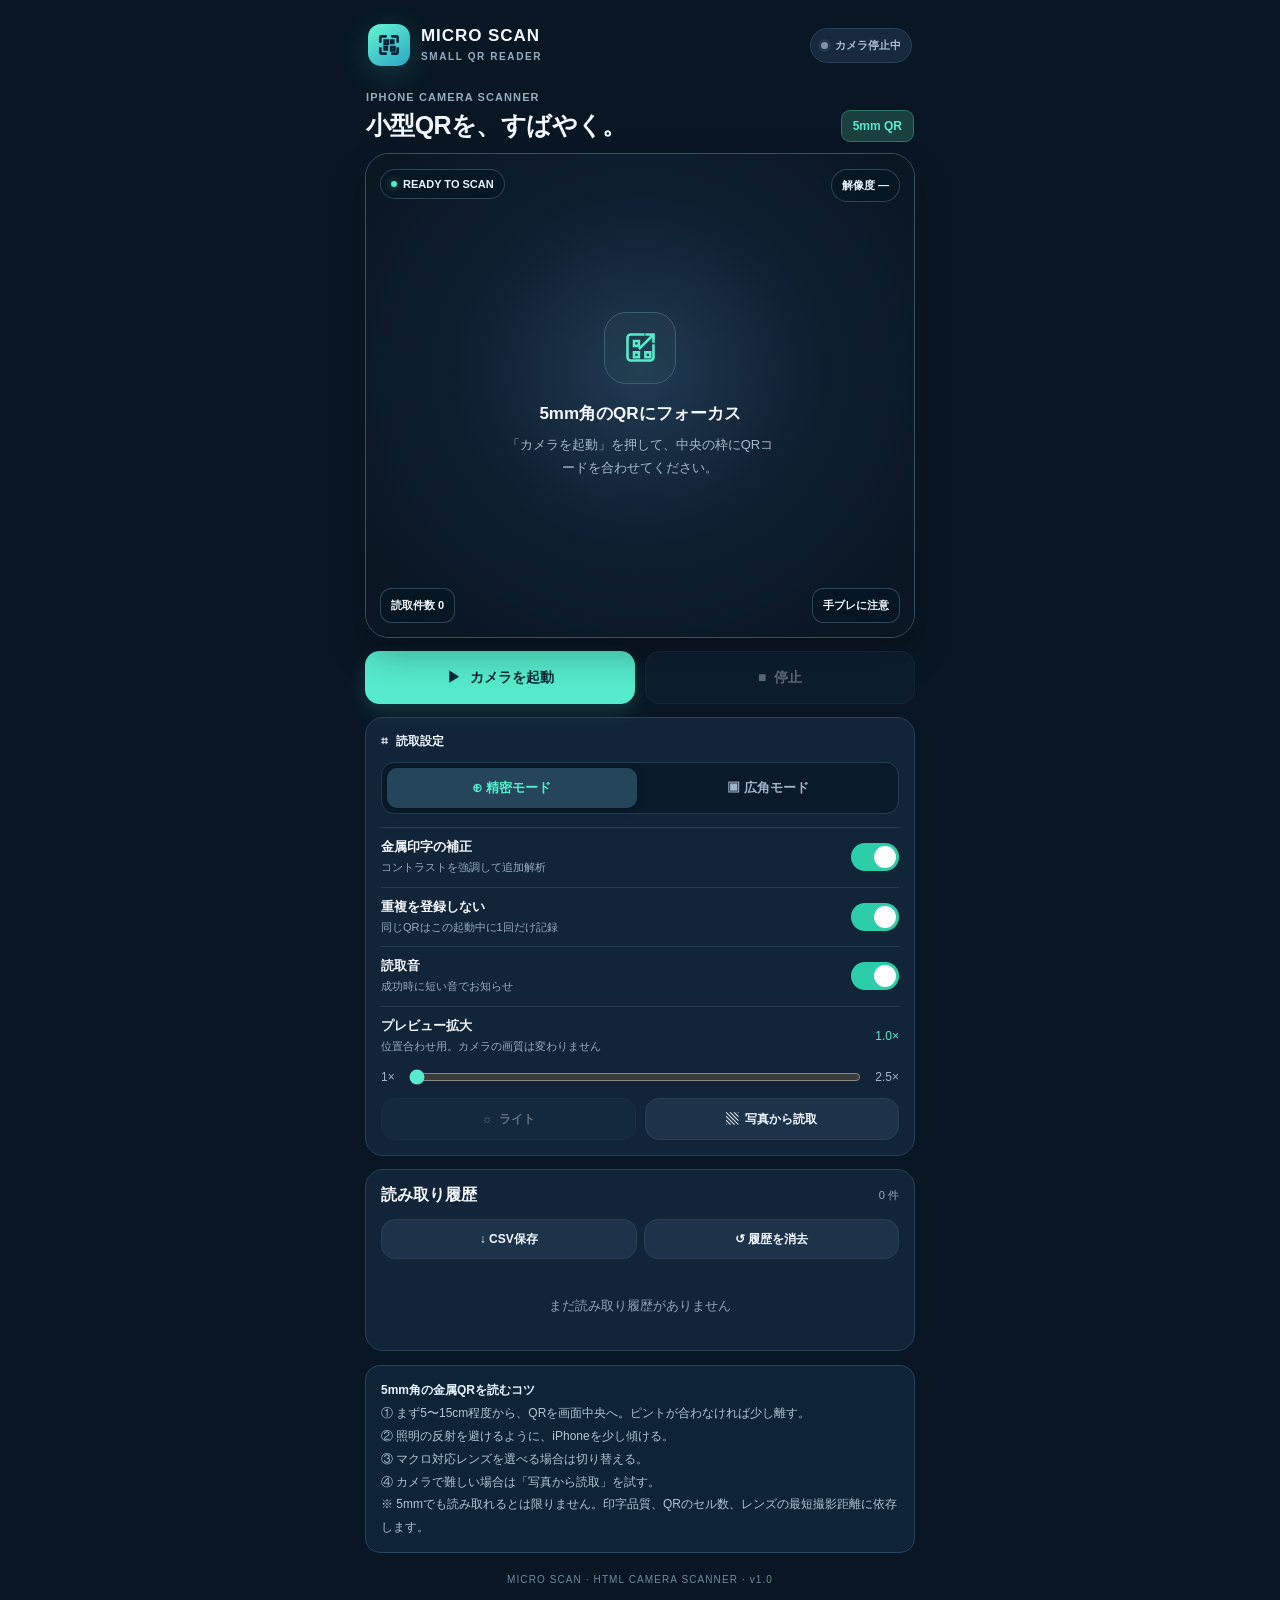
<file: micro-scan/index.html>
<!DOCTYPE html>
<html lang="ja">
<head>
  <meta charset="utf-8">
  <meta name="viewport" content="width=device-width, initial-scale=1, viewport-fit=cover">
  <meta name="theme-color" content="#091724">
  <meta name="apple-mobile-web-app-capable" content="yes">
  <meta name="apple-mobile-web-app-status-bar-style" content="black-translucent">
  <meta name="description" content="5mm角程度の小型QRコードに対応した、iPhone Safari向け連続QRスキャナー">
  <title>MICRO SCAN | 小型QRスキャナー</title>
  <style>
    :root{color-scheme:dark;--bg:#091724;--panel:#122438;--panel2:#162b42;--edge:#284157;--ink:#f3f8ff;--muted:#94acc0;--cyan:#55ebcc;--blue:#83b7ff;--danger:#ff8992;--r:20px}
    *{box-sizing:border-box}html{background:var(--bg)}body{margin:0;color:var(--ink);font-family:-apple-system,BlinkMacSystemFont,"Hiragino Kaku Gothic ProN","Noto Sans JP",sans-serif;-webkit-font-smoothing:antialiased}
    button,input,select{font:inherit}button{cursor:pointer;-webkit-tap-highlight-color:transparent}button:disabled{opacity:.35;cursor:not-allowed}button:focus-visible,select:focus-visible,input:focus-visible{outline:3px solid #7fdfc5;outline-offset:3px}
    .wrap{width:min(100%,580px);margin:0 auto;padding:0 15px calc(34px + env(safe-area-inset-bottom));}
    header{display:flex;align-items:center;justify-content:space-between;padding:24px 3px 16px;gap:10px}
    .brand{display:flex;align-items:center;gap:11px}.symbol{height:42px;width:42px;border-radius:13px;background:linear-gradient(145deg,#65f5d2,#2ca5c5);display:grid;place-items:center;color:#052338;box-shadow:0 7px 28px #45e6d02d}
    h1{margin:0;font-size:17px;letter-spacing:.055em;font-weight:800;line-height:1.16}.brand small{font-size:10px;letter-spacing:.16em;color:var(--muted);font-weight:650}
    .state{display:flex;align-items:center;gap:7px;border:1px solid var(--edge);background:#16293d;padding:9px 10px;border-radius:30px;font-size:11px;color:#acc1d5;white-space:nowrap;font-weight:700}
    .dot{width:7px;height:7px;background:#8092a5;border-radius:50%;box-shadow:0 0 0 3px #ffffff10}.state.live .dot{background:var(--cyan);box-shadow:0 0 0 3px #50d8bd2e}.state.live{color:var(--cyan)}
    .title-row{display:flex;align-items:flex-end;justify-content:space-between;margin:5px 1px 11px;gap:8px}.eyebrow{color:var(--muted);letter-spacing:.1em;font-size:11px;font-weight:800}.title-row h2{font-size:25px;margin:4px 0 0;letter-spacing:-.025em}.chip{font-size:12px;color:var(--cyan);font-weight:850;background:#1a413f;border:1px solid #2b7467;padding:8px 11px;border-radius:9px}
    .scanner{position:relative;width:100%;height:clamp(310px,63dvh,485px);overflow:hidden;border:1px solid #355069;border-radius:24px;background:#07111d;isolation:isolate;box-shadow:0 18px 35px #0004}
    video{height:100%;width:100%;object-fit:cover;transform:scale(1);transform-origin:center;display:block;filter:contrast(1.04)}
    .cam-placeholder{position:absolute;inset:0;display:grid;place-items:center;background:radial-gradient(ellipse at 50% 45%,#203b53 0%,#101f31 43%,#091723 85%);z-index:1;transition:opacity .2s}
    .cam-placeholder.hidden{opacity:0;pointer-events:none}body:not(.camera-running) .target,body:not(.camera-running) .target-label{visibility:hidden}.placeholder-center{text-align:center;padding:26px;max-width:320px}.placeholder-icon{width:72px;height:72px;border:1px solid #3c6071;border-radius:22px;display:grid;place-items:center;margin:0 auto 18px;background:#2d4c583c;color:var(--cyan)}
    .placeholder-center b{display:block;font-size:17px;margin-bottom:9px}.placeholder-center p{font-size:13px;color:#a5bbc9;line-height:1.75;margin:0}
    .camera-top{position:absolute;top:15px;left:14px;right:14px;z-index:3;display:flex;justify-content:space-between;align-items:start;gap:9px;pointer-events:none}
    .camera-pill{background:#071724b5;border:1px solid #7f9bb555;color:#e6f4ff;backdrop-filter:blur(10px);font-size:11px;font-weight:700;padding:8px 10px;border-radius:50px;display:flex;align-items:center;gap:6px}
    .camera-pill .pulse{width:6px;height:6px;border-radius:50%;background:var(--cyan);box-shadow:0 0 9px #55ebccaa;animation:blink 1.8s infinite}@keyframes blink{50%{opacity:.3}}
    .target{position:absolute;z-index:2;left:50%;top:50%;width:clamp(165px,47%,220px);aspect-ratio:1;transform:translate(-50%,-50%);pointer-events:none;transition:width .2s}
    .target.wide{width:clamp(230px,75%,340px)}.target:before,.target:after{content:"";position:absolute;left:50%;top:50%;transform:translate(-50%,-50%);border-radius:4px;background:#e2ffff7b}.target:before{width:1px;height:12px}.target:after{height:1px;width:12px}
    .corner{position:absolute;width:34px;height:34px;border-color:var(--cyan);border-style:solid;filter:drop-shadow(0 0 6px #40f8db7b)}.tl{top:0;left:0;border-width:4px 0 0 4px;border-radius:12px 0 0}.tr{top:0;right:0;border-width:4px 4px 0 0;border-radius:0 12px 0 0}.bl{bottom:0;left:0;border-width:0 0 4px 4px;border-radius:0 0 0 12px}.br{bottom:0;right:0;border-width:0 4px 4px 0;border-radius:0 0 12px}
    .scan-line{position:absolute;top:20px;left:5%;right:5%;height:2px;background:linear-gradient(90deg,transparent,#81ffdf,transparent);box-shadow:0 0 16px #74f7de;animation:sweep 2.8s ease-in-out infinite alternate;opacity:.6}@keyframes sweep{from{top:14%}to{top:86%}}
    .target-label{position:absolute;z-index:3;top:calc(50% + 120px);left:0;right:0;text-align:center;font-size:12px;font-weight:800;color:#fff;text-shadow:0 1px 5px #0008;pointer-events:none}.target-label.wide{top:calc(50% + 178px)}
    .scanner-success{position:absolute;inset:0;background:#2cffac50;z-index:4;pointer-events:none;opacity:0}.scanner-success.show{animation:flash .48s}@keyframes flash{15%{opacity:1}100%{opacity:0}}
    .camera-bottom{position:absolute;bottom:14px;left:14px;right:14px;z-index:3;display:flex;align-items:center;justify-content:space-between;gap:10px;pointer-events:none}.small-counter{font-size:11px;font-weight:700;background:#071724af;padding:9px 10px;border:1px solid #7f9bb555;border-radius:11px;backdrop-filter:blur(10px)}
    .action-row{display:grid;grid-template-columns:1fr 1fr;gap:10px;margin-top:13px}.btn{min-height:53px;border:1px solid var(--edge);background:#1c334a;color:var(--ink);border-radius:14px;font-weight:800;font-size:14px;display:flex;align-items:center;justify-content:center;gap:9px;transition:background .12s,transform .12s}.btn:active{transform:scale(.98)}.btn.primary{background:var(--cyan);border-color:var(--cyan);color:#052837;box-shadow:0 7px 17px #5cf9d226}.btn.primary:hover{background:#8cffdf}.btn.subtle{background:#15283b}
    .panel{background:var(--panel);border:1px solid var(--edge);border-radius:18px;margin-top:13px;padding:15px}
    .panel-label{font-size:12px;font-weight:850;color:#eaf4fe;letter-spacing:.025em;display:flex;align-items:center;gap:7px;margin:0 0 12px}
    .mode-row{display:grid;grid-template-columns:1fr 1fr;gap:7px;padding:5px;background:#0a1a2a;border:1px solid #233c50;border-radius:13px;margin-bottom:13px}
    .mode{border:0;border-radius:10px;background:transparent;color:#a0b4c8;font-size:13px;font-weight:750;padding:11px 9px}.mode.active{background:#25465a;color:var(--cyan);box-shadow:0 2px 9px #0003}
    .setting{display:flex;align-items:center;justify-content:space-between;gap:12px;padding:10px 0;border-top:1px solid #253d52}.setting:first-of-type{border-top:0}.setting b{display:block;font-size:13px}.setting small{display:block;font-size:11px;color:var(--muted);line-height:1.6;margin-top:3px}.setting .value{font-size:12px;color:var(--cyan);font-variant-numeric:tabular-nums}
    .switch{position:relative;display:block;flex:0 0 48px;width:48px;height:28px}.switch input{position:absolute;opacity:0;width:100%;height:100%;margin:0}.track{display:block;width:48px;height:28px;background:#456076;border-radius:50px;transition:background .15s}.track:after{content:"";display:block;width:22px;height:22px;background:white;border-radius:50%;transform:translate(3px,3px);transition:transform .15s}input:checked+.track{background:#2cceaa}input:checked+.track:after{transform:translate(23px,3px)}
    .gear-actions{display:grid;grid-template-columns:1fr 1fr;gap:9px;margin-top:11px}.gear-actions .btn{min-height:42px;font-size:12px}.gear-actions .btn.active{background:#214a49;color:var(--cyan);border-color:#378573}
    .zoom-wrap{display:flex;align-items:center;gap:12px;margin-top:2px;flex-wrap:wrap}.range{flex:1;min-width:125px;accent-color:var(--cyan)}.zoom-value{min-width:42px;font-size:13px;color:var(--cyan);font-weight:800;text-align:right}
    select{width:100%;appearance:none;background:#0a1c2c;border:1px solid #31516a;border-radius:11px;color:var(--ink);padding:12px 31px 12px 12px;font-size:13px;margin-top:8px;background-image:url('data:image/svg+xml,%3Csvg xmlns="http://www.w3.org/2000/svg" width="20" height="20" fill="none" stroke="%23b8d8de" stroke-width="2" viewBox="0 0 24 24"%3E%3Cpath d="m6 9 6 6 6-6"/%3E%3C/svg%3E');background-position:right 10px center;background-repeat:no-repeat}
    .result{margin-top:13px;background:linear-gradient(125deg,#183c44,#14304a);border:1px solid #317c75;border-radius:18px;padding:16px;display:none}.result.show{display:block}.result-top{display:flex;justify-content:space-between;align-items:center;font-size:12px;color:#8cf5d9;font-weight:800;margin-bottom:10px}.result-main{word-break:break-all;overflow-wrap:anywhere;font-size:18px;font-weight:800;line-height:1.5;max-height:120px;overflow:auto;margin:0 0 12px}.result-footer{display:flex;gap:7px;align-items:center;justify-content:space-between;color:#acc5cd;font-size:11px}.copy{border:1px solid #36786b;background:#1b504d;color:#b1ffe6;border-radius:10px;padding:8px 14px;font-size:12px;font-weight:850}
    .history-top{display:flex;align-items:center;justify-content:space-between;gap:9px}.history-top h3{margin:0;font-size:16px}.history-count{font-size:11px;color:var(--muted)}.history-actions{display:flex;gap:7px;margin:13px 0}.history-actions .btn{flex:1;min-height:40px;font-size:12px}
    .history-list{max-height:350px;overflow-y:auto}.history-empty{color:#8ea6b7;text-align:center;font-size:13px;padding:23px 0 18px;line-height:1.7}
    .entry{display:flex;align-items:center;justify-content:space-between;border-top:1px solid #263f54;padding:12px 2px;gap:9px}.entry:first-child{border-top:0}.entry-n{color:#55e9c9;font-size:11px;font-weight:850;min-width:27px}.entry-data{font-size:13px;font-weight:750;word-break:break-all}.entry-time{font-size:11px;color:#8eaabd;margin-top:5px}.entry-body{min-width:0;flex:1}.entry-copy{border:1px solid #3b556a;background:#193348;border-radius:8px;color:#b7d7e8;padding:7px 9px;font-size:11px}
    .note{background:#0e2436;padding:13px 15px;margin:14px 0 0;border:1px solid #29455b;border-radius:15px;color:#b0c4d2;font-size:12px;line-height:1.9}.note strong{color:#e4f3ff}.footer{text-align:center;color:#6f8b9e;font-size:10px;letter-spacing:.11em;padding:21px 0 5px}
    .toast{position:fixed;left:50%;bottom:calc(28px + env(safe-area-inset-bottom));transform:translate(-50%,12px);background:#effffa;color:#0b2830;box-shadow:0 12px 40px #0008;border:1px solid #def8ee;border-radius:13px;padding:12px 16px;font-size:13px;font-weight:800;width:max-content;max-width:calc(100vw - 40px);opacity:0;pointer-events:none;transition:opacity .18s,transform .18s;z-index:99;text-align:center}.toast.show{transform:translate(-50%,0);opacity:1}
    .sr-only{position:absolute;width:1px;height:1px;overflow:hidden;clip:rect(0,0,0,0);white-space:nowrap}
    @media(max-width:350px){.wrap{padding-left:10px;padding-right:10px}.scanner{height:345px}.title-row h2{font-size:22px}h1{font-size:16px}}
    @media(prefers-reduced-motion:reduce){.scan-line,.camera-pill .pulse{animation:none}.btn,.toast{transition:none}}
  </style>
</head>
<body>
  <main class="wrap">
    <header>
      <div class="brand"><div class="symbol" aria-hidden="true"><svg width="26" height="26" viewBox="0 0 24 24" fill="none" stroke="currentColor" stroke-width="2.4" stroke-linecap="round"><path d="M4 9V5a1 1 0 0 1 1-1h4M15 4h4a1 1 0 0 1 1 1v4M4 15v4a1 1 0 0 0 1 1h4M20 15v4a1 1 0 0 1-1 1h-4"/><path d="M8 8h3v3H8zM14 8h2v2h-2zM8 14h2v2H8zM14 14h3v3h-3z"/></svg></div><div><h1>MICRO SCAN</h1><small>SMALL QR READER</small></div></div>
      <div id="status" class="state"><span class="dot"></span><span id="statusText">カメラ停止中</span></div>
    </header>
    <div class="title-row"><div><span class="eyebrow">IPHONE CAMERA SCANNER</span><h2>小型QRを、すばやく。</h2></div><div class="chip">5mm QR</div></div>
    <section class="scanner" aria-label="カメラプレビュー">
      <video id="video" autoplay playsinline muted aria-label="QRコード読取カメラ"></video>
      <div id="placeholder" class="cam-placeholder"><div class="placeholder-center"><div class="placeholder-icon"><svg width="39" height="39" viewBox="0 0 24 24" fill="none" stroke="currentColor" stroke-width="1.6"><path d="M14.5 4H6a2 2 0 0 0-2 2v12a2 2 0 0 0 2 2h12a2 2 0 0 0 2-2v-8"/><path d="m11 13 9-9m-5 0h5v5"/><path d="M8 8h3v3H8zM8 15h3v3H8zM15 15h3v3h-3z"/></svg></div><b>5mm角のQRにフォーカス</b><p>「カメラを起動」を押して、中央の枠にQRコードを合わせてください。</p></div></div>
      <div class="camera-top"><div class="camera-pill"><span class="pulse"></span><span id="cameraState">READY TO SCAN</span></div><div class="camera-pill" id="resolution">解像度 —</div></div>
      <div id="target" class="target"><span class="corner tl"></span><span class="corner tr"></span><span class="corner bl"></span><span class="corner br"></span><span class="scan-line"></span></div>
      <div class="target-label" id="targetLabel">中央の枠にQRを合わせる</div>
      <div id="successFlash" class="scanner-success"></div>
      <div class="camera-bottom"><div class="small-counter">読取件数 <strong id="screenCount">0</strong></div><div class="small-counter" id="cameraHint">手ブレに注意</div></div>
    </section>
    <div class="action-row"><button class="btn primary" id="startBtn" type="button"><span id="startIcon">▶</span><span id="startText">カメラを起動</span></button><button class="btn subtle" id="stopBtn" type="button" disabled>■ &nbsp;停止</button></div>
    <section id="result" class="result" aria-live="polite"><div class="result-top"><span>✓ 読み取り成功</span><span id="resultCount">#1</span></div><div class="result-main" id="resultData"></div><div class="result-footer"><span id="resultTime"></span><button class="copy" id="copyResult" type="button">コピー</button></div></section>
    <section class="panel" aria-label="読取設定">
      <div class="panel-label">⌗ &nbsp;読取設定</div>
      <div class="mode-row"><button class="mode active" data-mode="precision" aria-pressed="true">⊕ 精密モード</button><button class="mode" data-mode="wide" aria-pressed="false">▣ 広角モード</button></div>
      <div class="setting"><div><b>金属印字の補正</b><small>コントラストを強調して追加解析</small></div><label class="switch"><input id="enhance" type="checkbox" checked aria-label="金属印字の補正"><span class="track"></span></label></div>
      <div class="setting"><div><b>重複を登録しない</b><small>同じQRはこの起動中に1回だけ記録</small></div><label class="switch"><input id="duplicate" type="checkbox" checked aria-label="重複を登録しない"><span class="track"></span></label></div>
      <div class="setting"><div><b>読取音</b><small>成功時に短い音でお知らせ</small></div><label class="switch"><input id="sound" type="checkbox" checked aria-label="読取音"><span class="track"></span></label></div>
      <div class="setting"><div><b>プレビュー拡大</b><small>位置合わせ用。カメラの画質は変わりません</small></div><div class="value" id="zoomValue">1.0×</div></div>
      <div class="zoom-wrap"><span style="font-size:12px;color:#a6b6c6">1×</span><input id="zoom" class="range" type="range" min="1" max="2.5" step="0.1" value="1" aria-label="プレビュー拡大率"><span style="font-size:12px;color:#a6b6c6">2.5×</span></div>
      <div class="gear-actions"><button class="btn" id="torchBtn" type="button" disabled>☼ &nbsp;ライト</button><button class="btn" id="photoBtn" type="button">▧ &nbsp;写真から読取</button></div>
      <div id="cameraSelectorWrap" style="display:none;margin-top:13px"><label for="cameraSelect" style="font-size:12px;color:#c5e1ec;font-weight:750">カメラ・レンズの切替</label><select id="cameraSelect"></select><p style="font-size:11px;line-height:1.6;color:var(--muted);margin:7px 0 0">超広角・マクロ対応カメラが表示される場合は、近距離撮影にお試しください。</p></div>
      <input id="photoInput" class="sr-only" type="file" accept="image/*">
    </section>
    <section class="panel" aria-label="読み取り履歴"><div class="history-top"><h3>読み取り履歴</h3><span class="history-count" id="historyCount">0 件</span></div><div class="history-actions"><button class="btn" id="csvBtn" type="button">↓ CSV保存</button><button class="btn" id="clearBtn" type="button">↺ 履歴を消去</button></div><div class="history-list" id="historyList"><div class="history-empty">まだ読み取り履歴がありません</div></div></section>
    <aside class="note"><strong>5mm角の金属QRを読むコツ</strong><br>① まず5〜15cm程度から、QRを画面中央へ。ピントが合わなければ少し離す。<br>② 照明の反射を避けるように、iPhoneを少し傾ける。<br>③ マクロ対応レンズを選べる場合は切り替える。<br>④ カメラで難しい場合は「写真から読取」を試す。<br>※ 5mmでも読み取れるとは限りません。印字品質、QRのセル数、レンズの最短撮影距離に依存します。</aside>
    <div class="footer">MICRO SCAN · HTML CAMERA SCANNER · v1.0</div>
  </main>
  <div id="toast" role="status" aria-live="polite" class="toast"></div>
  <script type="module">
    const $ = id => document.getElementById(id);
    const video = $('video');
    const buttons = Array.from(document.querySelectorAll('[data-mode]'));
    const storeKey = 'micro-scan-history-v1';
    let QrScanner = null;
    let scanner = null;
    let running = false;
    let starting = false;
    let mode = 'precision';
    let history = loadHistory();
    let seen = new Set();
    let lastSeenCode = '';
    let lastSeenAt = 0;
    let lastToastAt = 0;
    let toastTimer = null;
    let audioCtx = null;
    let enhanceEngine = null;
    let enhanceBusy = false;
    let enhancedTimer = null;
    let torchOn = false;
    let currentCamera = 'environment';
    let cameraCache = [];
    let scanEnabled = true;

    function loadHistory(){try{const result=JSON.parse(localStorage.getItem(storeKey)||'[]');return Array.isArray(result)?result.slice(0,1500):[]}catch{return []}}
    function saveHistory(){try{localStorage.setItem(storeKey,JSON.stringify(history.slice(0,1500)))}catch{toast('保存容量が不足しています')}}
    function formatTime(date){const pad=n=>String(n).padStart(2,'0');return `${date.getFullYear()}/${pad(date.getMonth()+1)}/${pad(date.getDate())} ${pad(date.getHours())}:${pad(date.getMinutes())}:${pad(date.getSeconds())}`}
    function toast(message){clearTimeout(toastTimer);$('toast').textContent=message;$('toast').classList.add('show');toastTimer=setTimeout(()=>$('toast').classList.remove('show'),2300)}
    function setStatus(message, live=false){$('statusText').textContent=message;$('status').classList.toggle('live',live)}
    function updateControls(){
      $('startBtn').disabled=starting||running;
      $('stopBtn').disabled=!running;
      $('startText').textContent=starting?'起動しています…':running?'カメラ稼働中':'カメラを起動';
      $('startIcon').textContent=running?'✓':'▶';
      $('placeholder').classList.toggle('hidden',running);
      document.body.classList.toggle('camera-running',running);
      $('cameraState').textContent=running?'LIVE SCANNING':'READY TO SCAN';
      $('cameraHint').textContent=running?'QRを中央へ':'手ブレに注意';
      $('torchBtn').classList.toggle('active',torchOn);
    }
    function scanRegion(el){
      const w=el.videoWidth||1280,h=el.videoHeight||720;
      const min=Math.min(w,h);
      const side=Math.max(1,Math.round(min*(mode==='precision'?0.72:0.95)));
      const scaled=Math.min(side,mode==='precision'?1050:1000);
      return {x:Math.round((w-side)/2),y:Math.round((h-side)/2),width:side,height:side,downScaledWidth:scaled,downScaledHeight:scaled};
    }
    async function loadEngine(){
      if(QrScanner)return QrScanner;
      const sources=[
        'https://cdn.jsdelivr.net/npm/qr-scanner@1.4.2/qr-scanner.min.js',
        'https://unpkg.com/qr-scanner@1.4.2/qr-scanner.min.js'
      ];
      let failure;
      for(const source of sources){try{QrScanner=(await import(source)).default;return QrScanner}catch(e){failure=e;console.warn('Scanner CDN unavailable',source,e)}}
      throw new Error('読取ライブラリを取得できません。インターネット接続をご確認ください。'+(failure?.message?'':'') );
    }
    function createScanner(){
      if(scanner){scanner.destroy();scanner=null}
      scanner=new QrScanner(video,onDecoded,{
        preferredCamera:currentCamera,
        calculateScanRegion:scanRegion,
        maxScansPerSecond:18,
        returnDetailedScanResult:true,
        onDecodeError:()=>{}
      });
    }
    async function raiseResolution(){
      try{
        const track=video.srcObject?.getVideoTracks?.()[0];
        if(track){
          const caps=track.getCapabilities?.()||{};
          const desired=Math.min(1920,caps.width?.max||1920);
          if(desired>=(track.getSettings?.().width||0)+200){
            try{await track.applyConstraints({width:{ideal:desired}})}catch(e){console.debug('resolution constraints',e)}
          }
          if(caps.focusMode?.includes?.('continuous')){
            try{await track.applyConstraints({advanced:[{focusMode:'continuous'}]})}catch(e){console.debug('autofocus',e)}
          }
        }
        await new Promise(r=>setTimeout(r,160));
        $('resolution').textContent=`${video.videoWidth||'—'} × ${video.videoHeight||'—'}`;
        updateTargetSize();
      }catch(e){console.debug('Camera settings',e)}
    }
    async function unlockAudio(){
      if(!$('sound').checked)return;
      try{const Context=window.AudioContext||window.webkitAudioContext;if(!Context)return;audioCtx ||=new Context();if(audioCtx.state==='suspended')await audioCtx.resume()}catch{}
    }
    function beep(){
      if(!$('sound').checked||!audioCtx)return;
      try{const ctx=audioCtx;const t=ctx.currentTime;const osc=ctx.createOscillator();const gain=ctx.createGain();osc.type='sine';osc.frequency.setValueAtTime(1050,t);osc.frequency.exponentialRampToValueAtTime(1480,t+.105);gain.gain.setValueAtTime(.0001,t);gain.gain.exponentialRampToValueAtTime(.16,t+.013);gain.gain.exponentialRampToValueAtTime(.0001,t+.145);osc.connect(gain);gain.connect(ctx.destination);osc.start(t);osc.stop(t+.155)}catch{}
      try{navigator.vibrate?.(35)}catch{}
    }
    function onDecoded(result){
      if(!scanEnabled)return;
      const data=typeof result==='string'?result:result?.data;
      if(typeof data!=='string'||!data.length)return;
      const now=Date.now();
      if(data===lastSeenCode && now-lastSeenAt<2400){lastSeenAt=now;return}
      lastSeenCode=data;lastSeenAt=now;
      if($('duplicate').checked&&seen.has(data)){
        if(now-lastToastAt>3000){toast('読取済みのQRです（重複登録なし）');lastToastAt=now}
        return;
      }
      seen.add(data);
      const item={id:`${now}-${Math.random().toString(36).slice(2,8)}`,data,time:formatTime(new Date())};
      history.unshift(item);history=history.slice(0,1500);saveHistory();renderHistory();
      $('result').classList.add('show');$('resultData').textContent=data;$('resultTime').textContent=item.time;$('resultCount').textContent=`#${history.length}`;
      $('successFlash').classList.remove('show');void $('successFlash').offsetWidth;$('successFlash').classList.add('show');
      setStatus('読み取り成功',true);beep();
      if(running)setTimeout(()=>{if(running)setStatus('スキャン中',true)},900);
      if(navigator.vibrate)try{navigator.vibrate(35)}catch{}
    }
    async function start(){
      if(starting||running)return;
      if(!window.isSecureContext||!navigator.mediaDevices?.getUserMedia){setStatus('HTTPSが必要です');toast('iPhone SafariでHTTPSのURLから開いてください');return}
      starting=true;setStatus('準備しています…');updateControls();
      try{
        await unlockAudio();
        await loadEngine();
        createScanner();
        await scanner.start();
        running=true;
        seen.clear();lastSeenCode='';lastSeenAt=0;
        setStatus('スキャン中',true);
        updateControls();
        await raiseResolution();
        try{const flash=await scanner.hasFlash();$('torchBtn').disabled=!flash}catch{$('torchBtn').disabled=true}
        void updateCameras();
        startEnhancedLoop();
      }catch(e){
        running=false;console.error(e);
        try{scanner?.stop()}catch{}
        let message='カメラ起動に失敗しました';
        if(e?.name==='NotAllowedError'||e?.name==='PermissionDeniedError')message='カメラへのアクセスを許可してください';
        else if(e?.name==='NotFoundError')message='カメラが見つかりません';
        else if(e?.message?.includes('読取ライブラリ'))message=e.message;
        setStatus('起動できません');toast(message);
      }finally{starting=false;updateControls()}
    }
    async function stop(){
      scanEnabled=false;stopEnhancedLoop();running=false;torchOn=false;setStatus('カメラ停止中');
      $('torchBtn').disabled=true;$('resolution').textContent='解像度 —';
      try{await scanner?.pause(true);scanner?.destroy();scanner=null}catch{}
      try{if(enhanceEngine instanceof Worker){enhanceEngine.terminate()}else{enhanceEngine?.close?.()}}catch{}
      enhanceEngine=null;enhanceBusy=false;
      scanEnabled=true;updateControls();
    }
    function updateTargetSize(){
      if(!video.videoWidth||!video.videoHeight){
        $('target').style.width='';$('targetLabel').style.top='';return;
      }
      const scannerBox=document.querySelector('.scanner');
      const cw=scannerBox.clientWidth,ch=scannerBox.clientHeight;
      const imageScale=Math.max(cw/video.videoWidth,ch/video.videoHeight);
      const side=Math.round(scanRegion(video).width*imageScale*Number($('zoom').value));
      const shown=Math.max(130,Math.min(side,Math.min(cw,ch)-34));
      $('target').style.width=shown+'px';
      $('targetLabel').style.top=`calc(50% + ${Math.round(shown/2)+15}px)`;
    }
    async function changeMode(newMode){
      if(newMode===mode)return;
      mode=newMode;
      for(const b of buttons){const active=b.dataset.mode===mode;b.classList.toggle('active',active);b.setAttribute('aria-pressed',active?'true':'false')}
      $('target').classList.toggle('wide',mode==='wide');$('targetLabel').classList.toggle('wide',mode==='wide');
      $('targetLabel').textContent=mode==='precision'?'中央の枠にQRを合わせる':'広い範囲からQRを探す';
      updateTargetSize();
      if(running){await stop();await start()}
    }
    async function toggleTorch(){
      if(!running||!scanner)return;
      try{
        if(torchOn){await scanner.turnFlashOff();torchOn=false}
        else{await scanner.turnFlashOn();torchOn=true}
        updateControls();
      }catch(e){torchOn=false;updateControls();toast('このカメラではライトを操作できません')}
    }
    async function updateCameras(){
      if(!QrScanner||!running)return;
      try{
        const all=await QrScanner.listCameras(false);
        cameraCache=all;
        const rear=all.filter(cam=>!/front|user|前面|インカメラ/i.test(cam.label));
        const show=(rear.length>1?rear:all.length>1?all:[]);
        $('cameraSelectorWrap').style.display=show.length>1?'block':'none';
        const sel=$('cameraSelect');sel.replaceChildren();
        for(const cam of show){const o=document.createElement('option');o.value=cam.id;o.textContent=cam.label||`カメラ ${sel.length+1}`;sel.append(o)}
        const selected=show.find(x=>x.id===currentCamera)||show.find(x=>/back|背面/i.test(x.label));
        if(selected)sel.value=selected.id;
      }catch(e){console.debug('enumerate cameras',e)}
    }
    async function switchCamera(id){
      if(!running||!scanner)return;
      currentCamera=id;setStatus('カメラ切替中…');
      try{
        await scanner.setCamera(id);torchOn=false;
        await raiseResolution();
        $('torchBtn').disabled=!(await scanner.hasFlash());
        setStatus('スキャン中',true);updateControls();
      }catch(e){console.error(e);toast('カメラ切替に失敗しました');setStatus('カメラを確認してください')}
    }
    function startEnhancedLoop(){stopEnhancedLoop();enhancedTimer=setInterval(()=>{void enhancedScan()},1250)}
    function stopEnhancedLoop(){if(enhancedTimer!==null)clearInterval(enhancedTimer);enhancedTimer=null}
    const enhancedCanvas=document.createElement('canvas');
    const enhancedCtx=enhancedCanvas.getContext('2d',{willReadFrequently:true});
    async function enhancedScan(){
      if(!running||!$('enhance').checked||enhanceBusy||!video.videoWidth||!QrScanner)return;
      enhanceBusy=true;
      try{
        const region=scanRegion(video);
        const px=Math.min(900,Math.round(region.width));
        if(px<2)return;
        enhancedCanvas.width=px;enhancedCanvas.height=px;
        enhancedCtx.drawImage(video,region.x,region.y,region.width,region.height,0,0,px,px);
        const frame=enhancedCtx.getImageData(0,0,px,px);
        const a=frame.data;
        for(let i=0;i<a.length;i+=4){
          const gray=.299*a[i]+.587*a[i+1]+.114*a[i+2];
          const value=Math.max(0,Math.min(255,(gray-128)*1.7+128));
          a[i]=value;a[i+1]=value;a[i+2]=value;
        }
        enhancedCtx.putImageData(frame,0,0);
        enhanceEngine ||= await QrScanner.createQrEngine();
        const result=await QrScanner.scanImage(enhancedCanvas,{qrEngine:enhanceEngine,returnDetailedScanResult:true});
        if(running)onDecoded(result);
      }catch(e){if(e!==QrScanner?.NO_QR_CODE_FOUND&&!(String(e).includes('No QR code found')))console.debug('enhancement decode',e)}
      finally{enhanceBusy=false}
    }
    async function photoScan(file){
      if(!file)return;
      try{
        await loadEngine();toast('画像内のQRを解析しています');
        const result=await QrScanner.scanImage(file,{returnDetailedScanResult:true});
        onDecoded(result);
      }catch(e){console.debug('photo decode',e);toast('QRが見つかりません。近くでピントを合わせて再撮影してください')}
      finally{$('photoInput').value=''}
    }
    async function copyText(value){
      try{await navigator.clipboard.writeText(value);toast('コピーしました')}catch{
        const input=document.createElement('textarea');input.value=value;input.style.position='fixed';input.style.opacity='0';document.body.append(input);input.select();try{document.execCommand('copy');toast('コピーしました')}catch{toast('コピーできませんでした')}input.remove();
      }
    }
    function renderHistory(){
      $('historyCount').textContent=`${history.length} 件`;$('screenCount').textContent=history.length;
      const list=$('historyList');list.replaceChildren();
      if(!history.length){const node=document.createElement('div');node.className='history-empty';node.textContent='まだ読み取り履歴がありません';list.append(node);return}
      for(let i=0;i<Math.min(history.length,80);i++){
        const item=history[i];
        const row=document.createElement('div');row.className='entry';
        const num=document.createElement('span');num.className='entry-n';num.textContent=String(history.length-i).padStart(2,'0');
        const body=document.createElement('div');body.className='entry-body';
        const code=document.createElement('div');code.className='entry-data';code.textContent=item.data;
        const time=document.createElement('div');time.className='entry-time';time.textContent=item.time;
        body.append(code,time);
        const copy=document.createElement('button');copy.type='button';copy.className='entry-copy';copy.textContent='コピー';copy.addEventListener('click',()=>copyText(item.data));
        row.append(num,body,copy);list.append(row);
      }
      if(history.length>80){const note=document.createElement('div');note.className='history-empty';note.textContent='画面は最新80件を表示（CSVには全件出力）';list.append(note)}
    }
    function csvEscape(str){const s=String(str??'');return '"'+s.replace(/"/g,'""')+'"'}
    function csvSafeQR(str){const s=String(str??'');return /^[\s\u0000-\u001f]*[=+@-]/.test(s)?"'"+s:s}
    function downloadCsv(){
      if(!history.length){toast('保存する履歴がありません');return}
      const rows=['日時,QRデータ',...history.slice().reverse().map(item=>`${csvEscape(item.time)},${csvEscape(csvSafeQR(item.data))}`)];
      const csv='\ufeff'+rows.join('\r\n');
      const blob=new Blob([csv],{type:'text/csv;charset=utf-8;'});
      const a=document.createElement('a');a.href=URL.createObjectURL(blob);
      const day=new Date();const p=n=>String(n).padStart(2,'0');a.download=`MicroScan_${day.getFullYear()}${p(day.getMonth()+1)}${p(day.getDate())}.csv`;
      document.body.append(a);a.click();a.remove();setTimeout(()=>URL.revokeObjectURL(a.href),2000);toast('CSVを出力しました');
    }
    $('startBtn').addEventListener('click',start);
    $('stopBtn').addEventListener('click',stop);
    for(const b of buttons)b.addEventListener('click',()=>{void changeMode(b.dataset.mode)});
    $('torchBtn').addEventListener('click',toggleTorch);
    $('zoom').addEventListener('input',e=>{const z=Number(e.target.value);video.style.transform=`scale(${z})`;$('zoomValue').textContent=z.toFixed(1)+'×';updateTargetSize()});
    $('cameraSelect').addEventListener('change',e=>{void switchCamera(e.target.value)});
    $('photoBtn').addEventListener('click',()=>{$('photoInput').click()});
    $('photoInput').addEventListener('change',e=>{void photoScan(e.target.files?.[0])});
    $('copyResult').addEventListener('click',()=>copyText($('resultData').textContent));
    $('csvBtn').addEventListener('click',downloadCsv);
    $('clearBtn').addEventListener('click',()=>{
      if(!history.length)return;
      if(!confirm(`履歴 ${history.length} 件を消去しますか？`))return;
      history=[];seen.clear();lastSeenCode='';saveHistory();renderHistory();$('result').classList.remove('show');toast('履歴を消去しました');
    });
    document.addEventListener('visibilitychange',()=>{if(!document.hidden&&running)void unlockAudio()});
    window.addEventListener('resize',updateTargetSize);
    renderHistory();updateControls();
    if(!window.isSecureContext){setStatus('HTTPSが必要です')}
  </script>
</body>
</html>
</file>
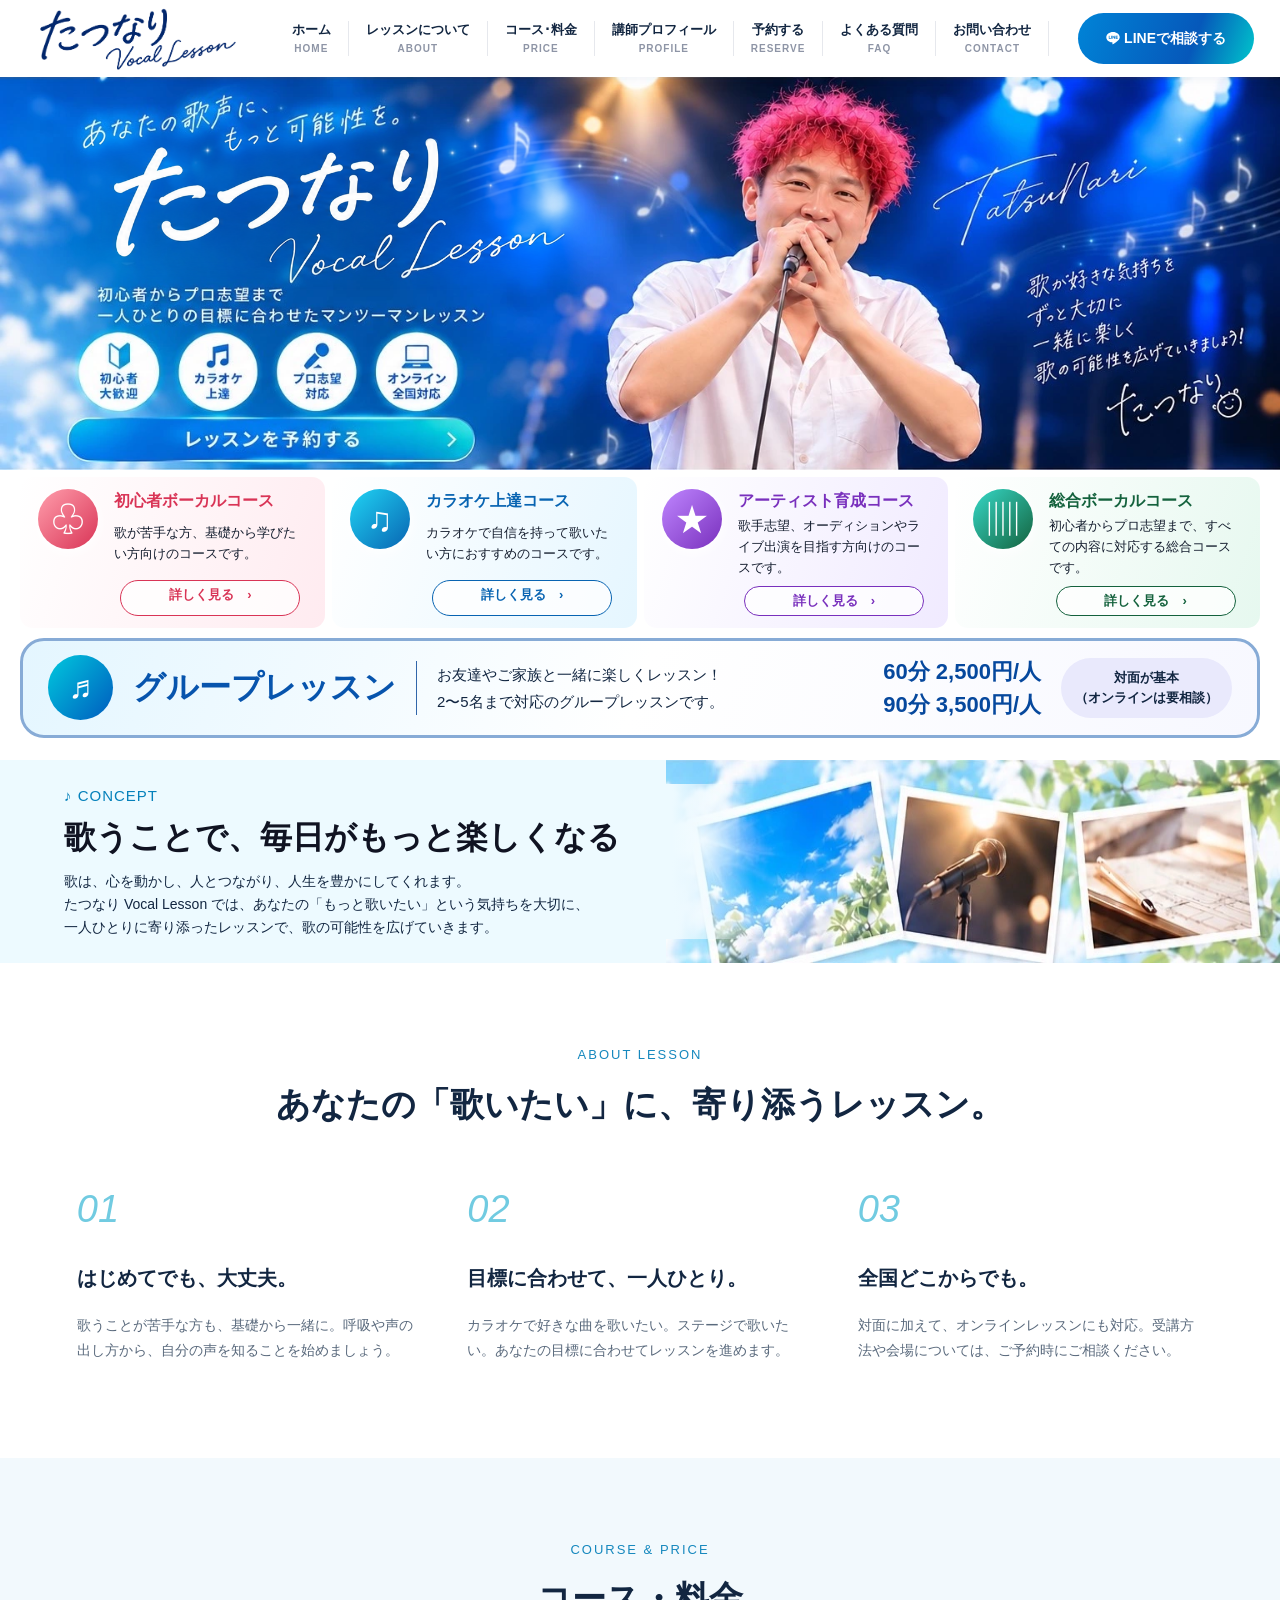
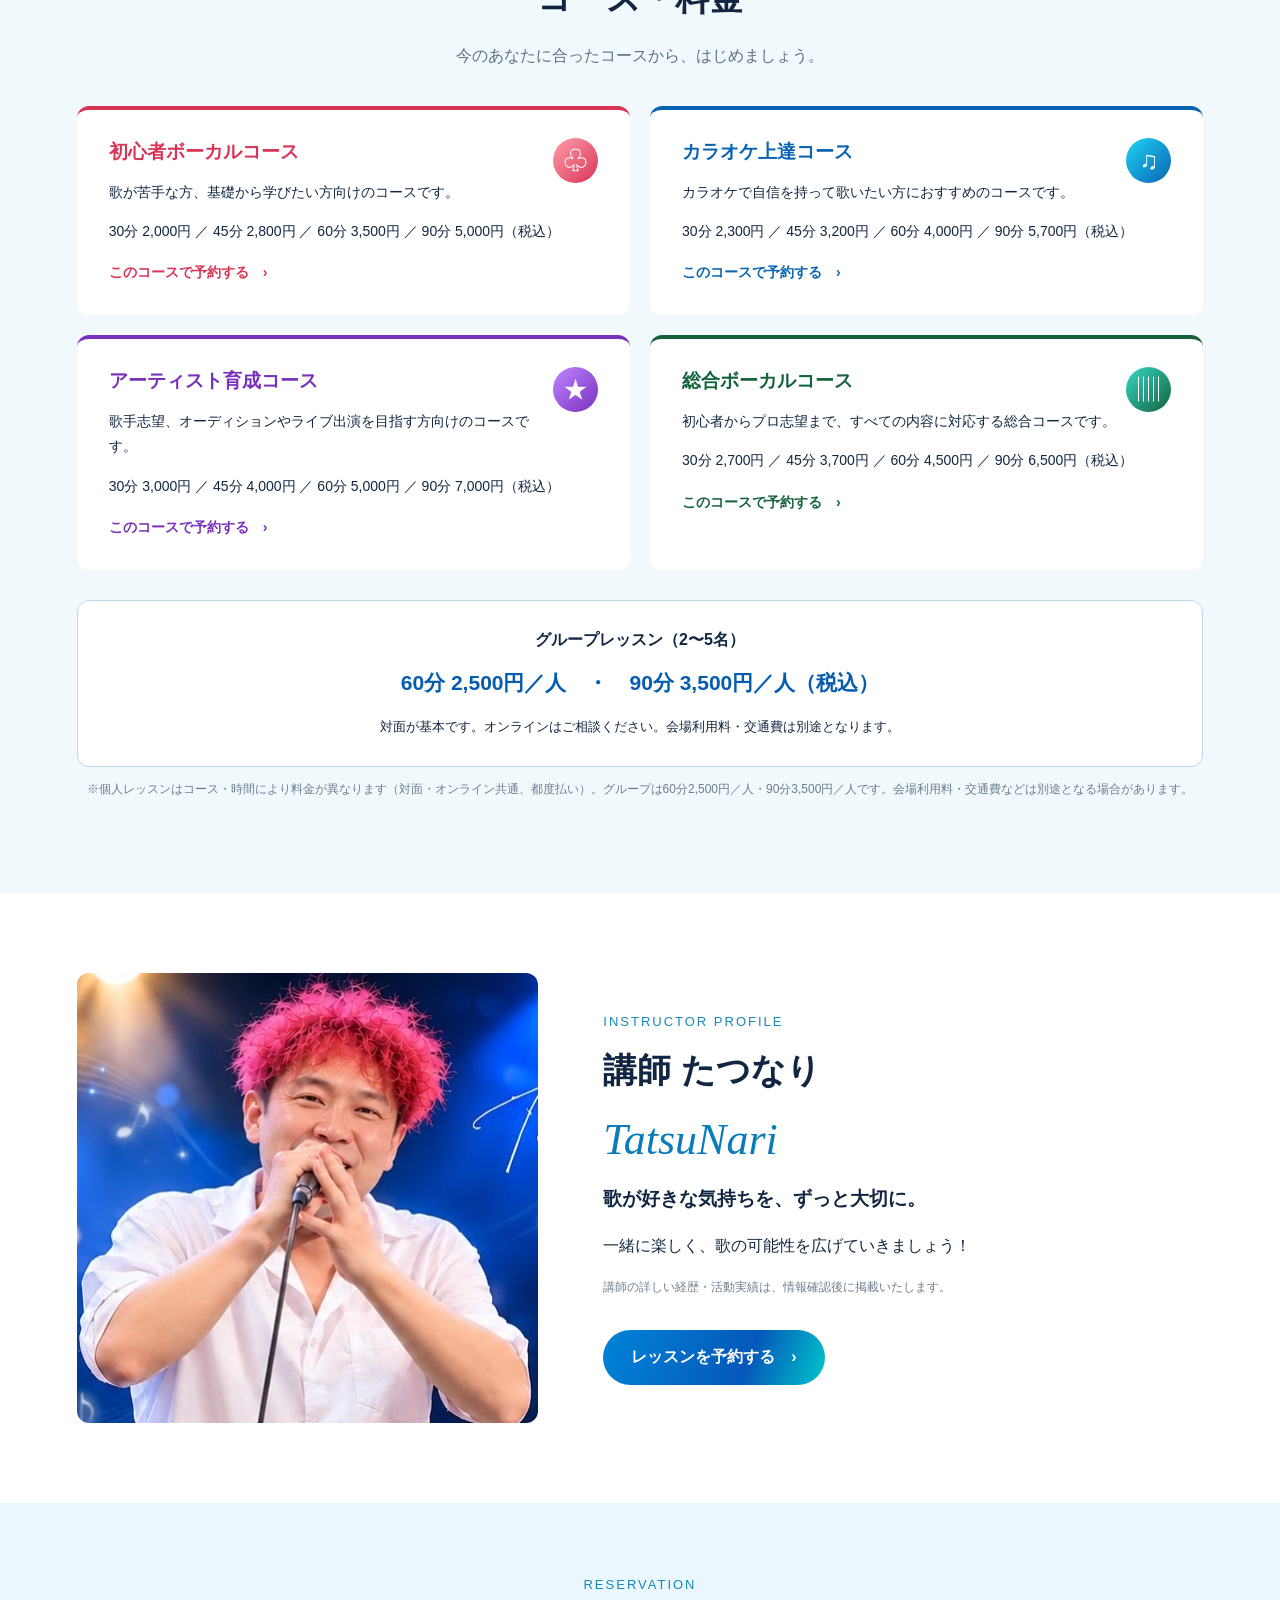
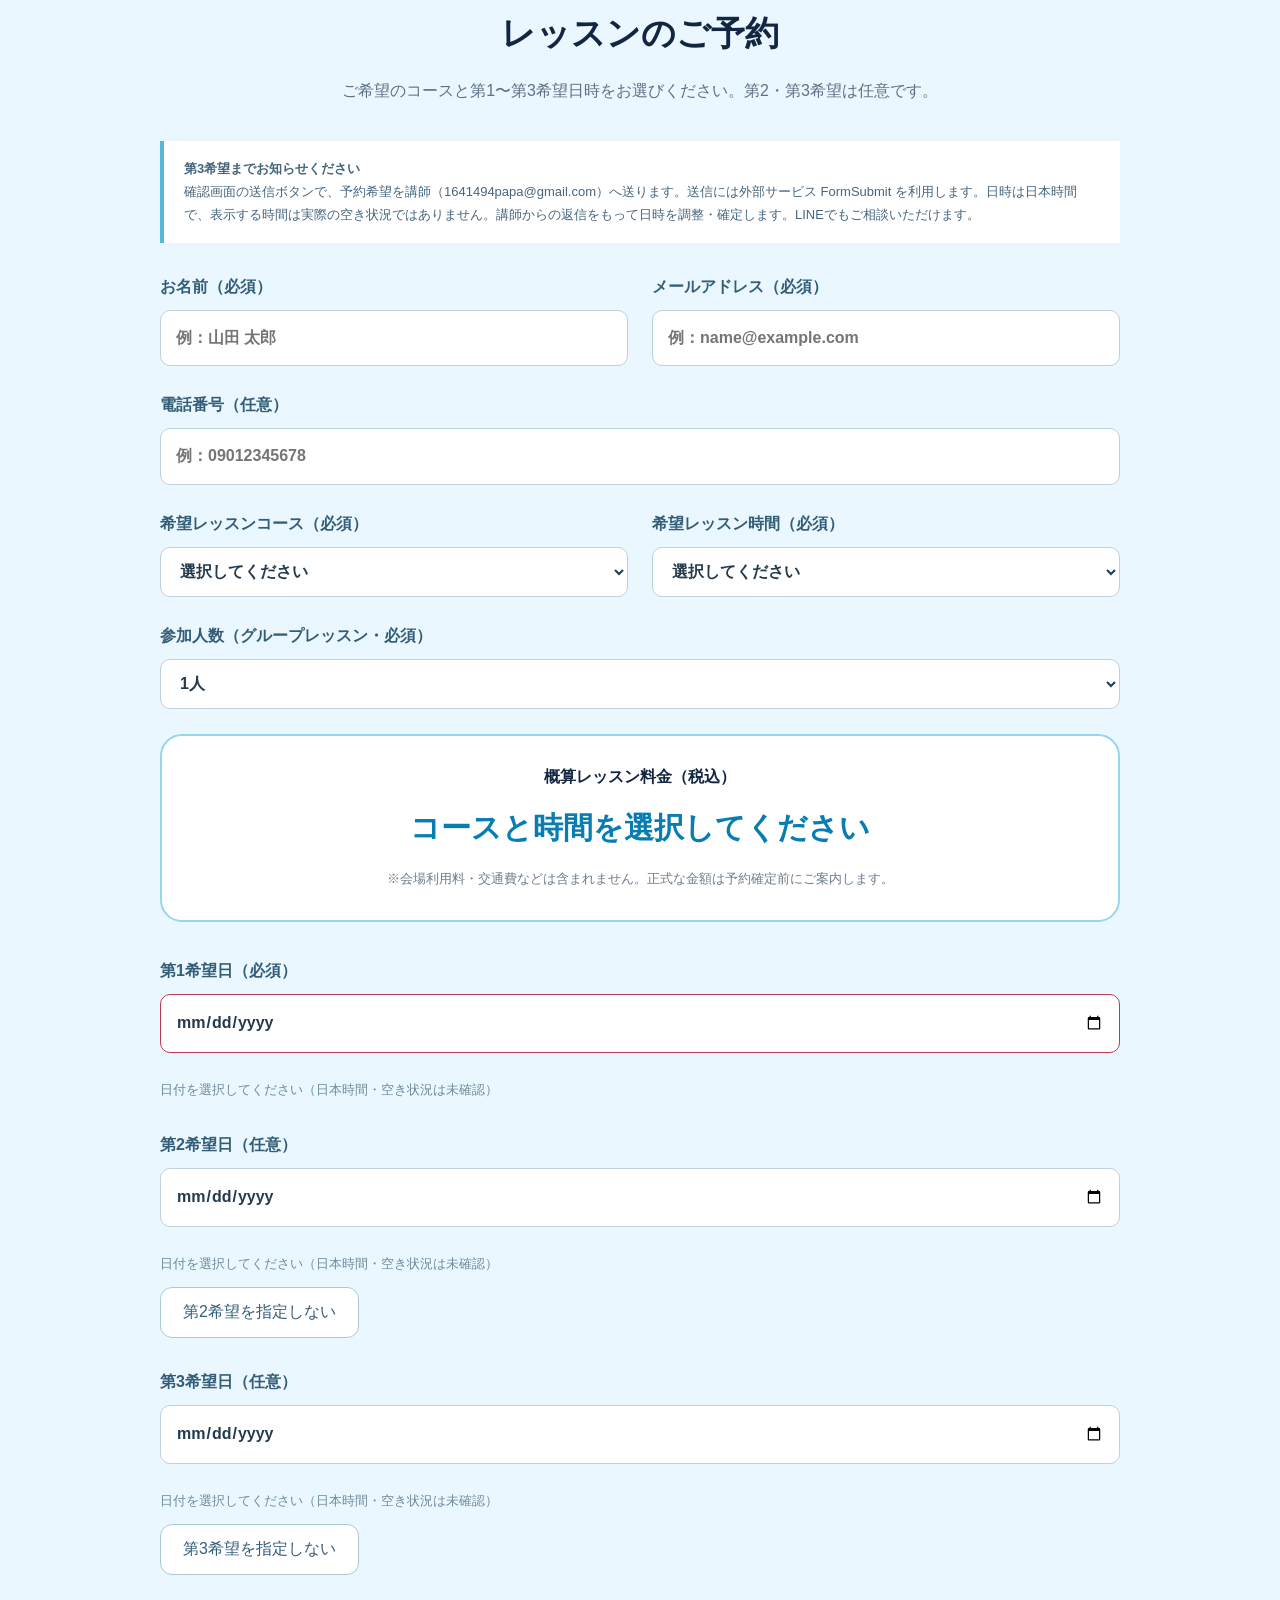
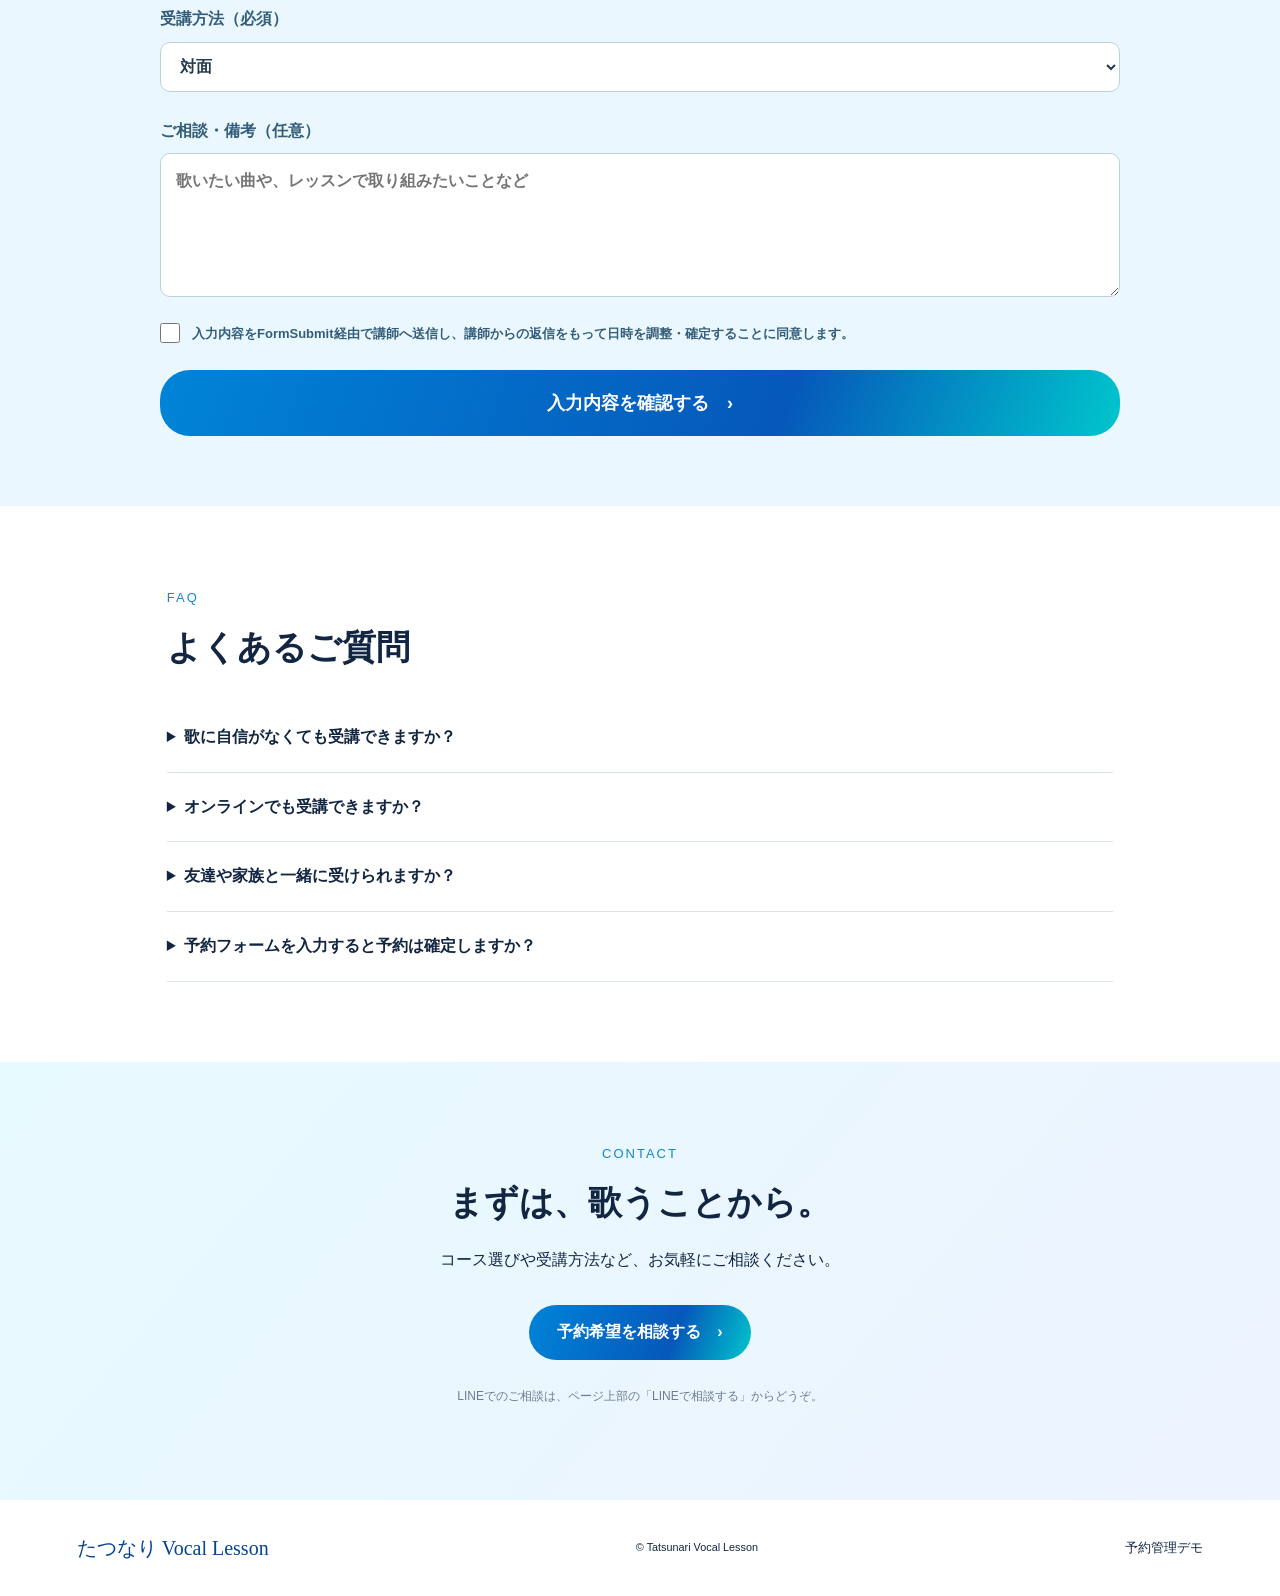
<file: tatsunari-vocal/index.html>
<!doctype html><html lang="ja"><head><meta charset="utf-8"><meta name="viewport" content="width=device-width,initial-scale=1"><meta name="description" content="たつなり Vocal Lesson。初心者からプロ志望まで、一人ひとりの目標に合わせたマンツーマンレッスン。"><title>たつなり Vocal Lesson｜あなたの歌声に、もっと可能性を。</title><link rel="stylesheet" href="style.css?v=20261121-logo"></head><body>
<header><a class="logo" href="#home"><img src="assets/logo-refined.png" alt="たつなり Vocal Lesson" width="236" height="76"></a><button class="menu" aria-label="メニューを開く" aria-expanded="false">☰</button><nav aria-label="メインメニュー"><a href="#home">ホーム<small>HOME</small></a><a href="#about">レッスンについて<small>ABOUT</small></a><a href="#price">コース･料金<small>PRICE</small></a><a href="#profile">講師プロフィール<small>PROFILE</small></a><a href="#reserve">予約する<small>RESERVE</small></a><a href="#faq">よくある質問<small>FAQ</small></a><a href="#contact">お問い合わせ<small>CONTACT</small></a></nav><a class="line" href="https://lin.ee/p5mISme"><svg aria-hidden="true" focusable="false" viewBox="0 0 24 24" width="1em" height="1em" fill="currentColor" style="vertical-align:-0.15em" xmlns="http://www.w3.org/2000/svg"><path fill-rule="evenodd" d="M12 1.5C5.65 1.5.5 5.55.5 10.55c0 4.47 4.09 8.2 9.55 8.94.37.08.86.24.99.56.11.29.07.75.03 1.05l-.16.97c-.05.29-.23 1.14 1 .63 1.24-.52 6.64-3.9 9.05-6.68 1.67-1.83 2.54-3.55 2.54-5.47C23.5 5.55 18.35 1.5 12 1.5zM4.8 8h1.2v4h2.25v1.15H4.8zm4.1 0h1.2v5.15H8.9zm2.1 0h1.15l2.25 3.1V8h1.2v5.15h-1.15L12.2 10v3.15H11zm5.55 0h3.5v1.15h-2.3V10h2.3v1.15h-2.3V12h2.3v1.15h-3.5z"/></svg> LINEで相談する</a></header>
<main id="home"><section class="hero" aria-label="たつなり Vocal Lesson。初心者からプロ志望まで、一人ひとりの目標に合わせたマンツーマンレッスン。初心者大歓迎、カラオケ上達、プロ志望対応、オンライン全国対応。"><h1 class="sr">あなたの歌声に、もっと可能性を。たつなり Vocal Lesson</h1><img class="hero-art" src="assets/hero.webp" alt="青いステージで歌う、ピンクの髪の講師たつなり"><div class="hero-brand-retouch" aria-hidden="true"><img src="assets/hero-lettering-refined.png" alt=""></div><div class="mobile-copy"><p>あなたの歌声に、<br>もっと可能性を。</p><h2>たつなり<em>Vocal Lesson</em></h2><p>初心者からプロ志望まで<br>あなたに寄り添うレッスン</p></div><a class="hero-button" href="#reserve" aria-label="レッスンを予約する"><span>レッスンを予約する　›</span></a></section>
<section class="course-strip" aria-label="コース一覧"></section>
<a href="#reserve" class="group-banner"><span class="group-icon">♬</span><strong>グループレッスン</strong><span class="group-description">お友達やご家族と一緒に楽しくレッスン！<br>2〜5名まで対応のグループレッスンです。</span><b>60分 2,500円/人<br>90分 3,500円/人</b><small>対面が基本<br>（オンラインは要相談）</small></a>
<section id="about" class="concept"><div><p class="eyebrow">♪ CONCEPT</p><h2>歌うことで、毎日がもっと楽しくなる</h2><p>歌は、心を動かし、人とつながり、人生を豊かにしてくれます。<br>たつなり Vocal Lesson では、あなたの「もっと歌いたい」という気持ちを大切に、<br>一人ひとりに寄り添ったレッスンで、歌の可能性を広げていきます。</p></div></section>
<section class="section intro"><p class="eyebrow">ABOUT LESSON</p><h2>あなたの「歌いたい」に、<br class="mobile-only">寄り添うレッスン。</h2><div class="three"><article><span>01</span><h3>はじめてでも、大丈夫。</h3><p>歌うことが苦手な方も、基礎から一緒に。呼吸や声の出し方から、自分の声を知ることを始めましょう。</p></article><article><span>02</span><h3>目標に合わせて、一人ひとり。</h3><p>カラオケで好きな曲を歌いたい。ステージで歌いたい。あなたの目標に合わせてレッスンを進めます。</p></article><article><span>03</span><h3>全国どこからでも。</h3><p>対面に加えて、オンラインレッスンにも対応。受講方法や会場については、ご予約時にご相談ください。</p></article></div></section>
<section id="price" class="section tinted"><p class="eyebrow">COURSE & PRICE</p><h2>コース・料金</h2><p class="section-lead">今のあなたに合ったコースから、はじめましょう。</p><div class="course-details"></div><div class="price-note"><strong>グループレッスン（2〜5名）</strong><p>60分 2,500円／人　・　90分 3,500円／人（税込）</p><small>対面が基本です。オンラインはご相談ください。会場利用料・交通費は別途となります。</small></div><p class="muted">※個人レッスンはコース・時間により料金が異なります（対面・オンライン共通、都度払い）。グループは60分2,500円／人・90分3,500円／人です。会場利用料・交通費などは別途となる場合があります。</p></section>
<section id="profile" class="section profile"><img src="assets/profile.webp" alt="マイクを手に歌う講師たつなり" width="460" height="468" loading="lazy"><div><p class="eyebrow">INSTRUCTOR PROFILE</p><h2>講師 たつなり</h2><p class="signature">TatsuNari</p><h3>歌が好きな気持ちを、ずっと大切に。</h3><p>一緒に楽しく、歌の可能性を広げていきましょう！</p><p class="muted">講師の詳しい経歴・活動実績は、情報確認後に掲載いたします。</p><a class="primary" href="#reserve">レッスンを予約する　›</a></div></section>
<section id="reserve" class="reservation"><div class="form-wrap"><p class="eyebrow">RESERVATION</p><h2>レッスンのご予約</h2><p class="section-lead">ご希望のコースと第1〜第3希望日時をお選びください。第2・第3希望は任意です。</p><aside class="demo-note"><strong>第3希望までお知らせください</strong><br>確認画面の送信ボタンで、予約希望を講師（1641494papa@gmail.com）へ送ります。送信には外部サービス FormSubmit を利用します。日時は日本時間で、表示する時間は実際の空き状況ではありません。講師からの返信をもって日時を調整・確定します。LINEでもご相談いただけます。</aside><form id="booking"><div class="form-pair"><label>お名前（必須）<input name="name" required autocomplete="name" placeholder="例：山田 太郎" maxlength="80"></label><label>メールアドレス（必須）<input name="email" type="email" required autocomplete="email" placeholder="例：name@example.com"></label></div><label>電話番号（任意）<input name="phone" type="tel" placeholder="例：09012345678" maxlength="20"></label><div class="form-pair"><label>希望レッスンコース（必須）<select name="course" required><option value="">選択してください</option><option value="beginner">初心者ボーカル</option><option value="karaoke">カラオケ上達</option><option value="artist">アーティスト育成</option><option value="general">総合ボーカル</option><option value="group">グループレッスン</option></select></label><label>希望レッスン時間（必須）<select name="duration" required><option value="">選択してください</option><option value="30">30分</option><option value="45">45分</option><option value="60">60分</option><option value="90">90分</option></select></label></div><label id="group-people-field" hidden>参加人数（グループレッスン・必須）<select name="people" aria-label="グループレッスン参加人数"><option value="1">1人（個人レッスン用）</option></select></label><div class="estimate" aria-live="polite"><strong>概算レッスン料金（税込）</strong><p id="estimate">コースと時間を選択してください</p><small>※会場利用料・交通費などは含まれません。正式な金額は予約確定前にご案内します。</small></div><div id="date-choices"></div><label>受講方法（必須）<select name="method"><option>対面</option><option>オンライン</option></select></label><label>ご相談・備考（任意）<textarea name="note" rows="4" maxlength="1500" placeholder="歌いたい曲や、レッスンで取り組みたいことなど"></textarea></label><label class="check"><input type="checkbox" required>入力内容をFormSubmit経由で講師へ送信し、講師からの返信をもって日時を調整・確定することに同意します。</label><p id="form-error" role="alert"></p><button class="primary submit" type="submit">入力内容を確認する　›</button></form><div id="booking-result" hidden tabindex="-1"></div></div></section>
<section id="faq" class="section faq"><p class="eyebrow">FAQ</p><h2>よくあるご質問</h2><details><summary>歌に自信がなくても受講できますか？</summary><p>もちろんです。初心者の方も、基礎から学べる初心者ボーカルコースをご用意しています。</p></details><details><summary>オンラインでも受講できますか？</summary><p>個人レッスンはオンライン全国対応です。グループレッスンのオンライン受講はご相談ください。</p></details><details><summary>友達や家族と一緒に受けられますか？</summary><p>2〜5名のグループレッスンをご用意しています。60分2,500円／人、90分3,500円／人です。</p></details><details><summary>予約フォームを入力すると予約は確定しますか？</summary><p>確認画面の送信ボタンで予約希望を送信してください。送信時点では予約は確定しません。講師からの返信をもって日時を調整・確定します。</p></details></section>
<section id="contact" class="contact section"><p class="eyebrow">CONTACT</p><h2>まずは、歌うことから。</h2><p>コース選びや受講方法など、お気軽にご相談ください。</p><a class="primary" href="#reserve">予約希望を相談する　›</a><p class="muted">LINEでのご相談は、ページ上部の「LINEで相談する」からどうぞ。</p></section></main><footer><a href="#home">たつなり Vocal Lesson</a><small>© Tatsunari Vocal Lesson</small><a href="admin.html">予約管理デモ</a></footer><dialog id="confirm"><h2>入力内容の確認</h2><div id="summary"></div><p class="demo-note">送信先：1641494papa@gmail.com<br>送信ボタンを押すと、FormSubmit経由で予約希望を送ります。講師からの返信をもって日時を調整・確定します。</p><p id="email-status" role="status"></p><div class="dialog-actions"><button id="back" class="secondary">修正する</button><button id="save" class="primary" type="button">予約希望を送信する</button></div></dialog><script src="app.js?v=20261124-group-count"></script></body></html>
</file>
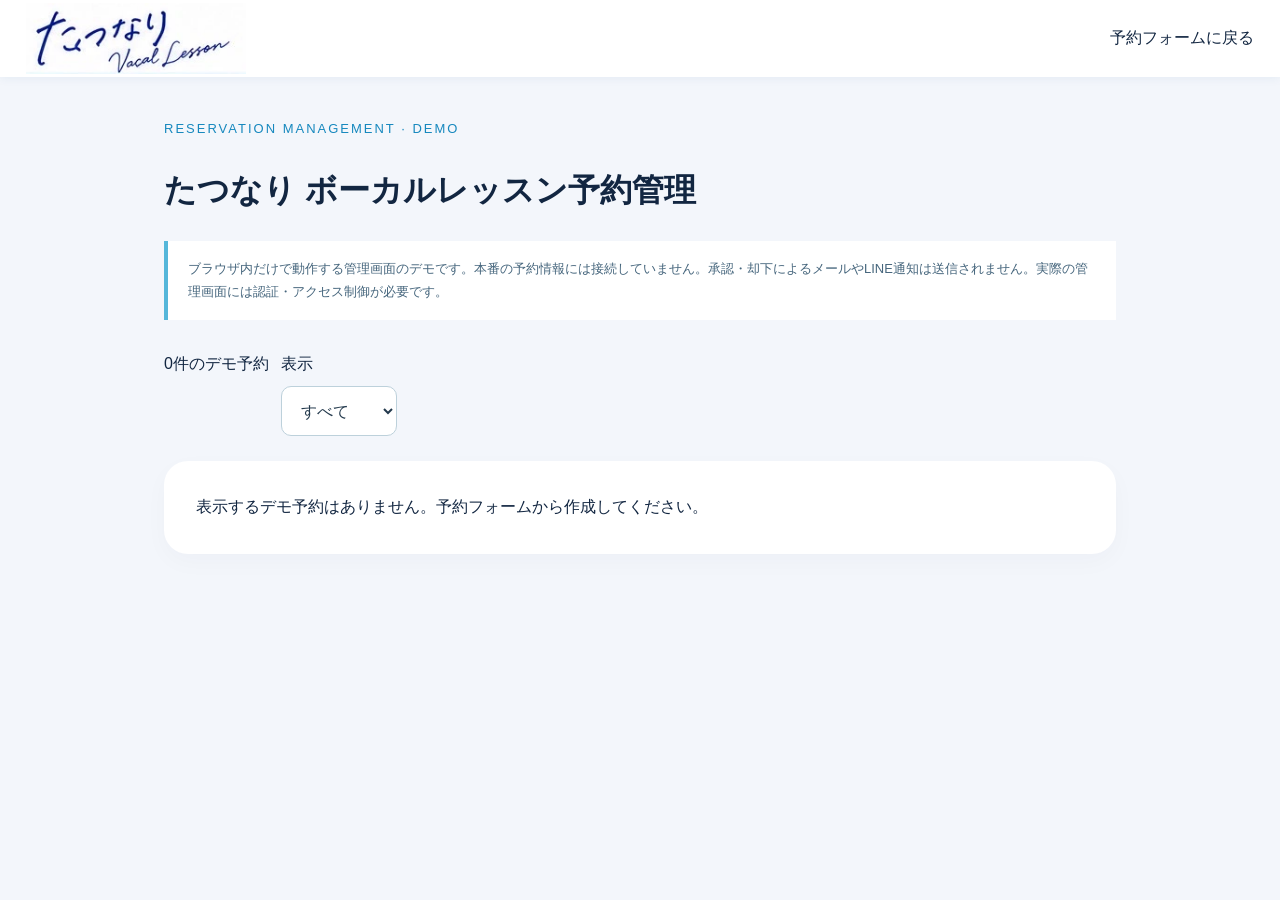
<file: tatsunari-vocal/admin.html>
<!doctype html><html lang="ja"><head><meta charset="utf-8"><meta name="viewport" content="width=device-width,initial-scale=1"><meta name="robots" content="noindex,nofollow"><title>予約管理デモ｜たつなり Vocal Lesson</title><link rel="stylesheet" href="style.css"></head><body class="admin-body"><header><a class="logo" href="index.html"><img src="assets/logo.webp" alt="たつなり Vocal Lesson" width="236" height="76"></a><a href="index.html#reserve">予約フォームに戻る</a></header><main class="admin-main"><p class="eyebrow">RESERVATION MANAGEMENT · DEMO</p><h1>たつなり ボーカルレッスン予約管理</h1><p class="demo-note">ブラウザ内だけで動作する管理画面のデモです。本番の予約情報には接続していません。承認・却下によるメールやLINE通知は送信されません。実際の管理画面には認証・アクセス制御が必要です。</p><div class="admin-tools"><span id="count"></span><label>表示 <select id="filter"><option>すべて</option><option>承認待ち</option><option>承認済み</option><option>却下</option></select></label></div><p id="admin-error" role="alert"></p><div id="admin-list"></div></main><script src="app.js"></script></body></html>
</file>
<file: tatsunari-vocal/style.css>
:root{--blue:#0759ac;--ink:#122641;--cyan:#00bfd1;--soft:#ebf8ff}*{box-sizing:border-box}html{scroll-behavior:smooth;scroll-padding-top:90px}body{margin:0;color:var(--ink);font-family:"Noto Sans JP","Hiragino Kaku Gothic ProN",Meiryo,sans-serif;line-height:1.8}a{color:inherit;text-decoration:none}button,input,select,textarea{font:inherit}button,a,input,select,textarea{touch-action:manipulation}button{cursor:pointer}button:focus-visible,a:focus-visible,input:focus-visible,select:focus-visible,textarea:focus-visible{outline:3px solid #e4a200;outline-offset:3px}header{height:77px;display:flex;align-items:center;justify-content:space-between;gap:16px;padding:0 26px;background:#fff;position:sticky;top:0;z-index:10;box-shadow:0 1px 10px #064f8e12}.logo{flex-shrink:0}.logo img{display:block;width:220px;height:71px;object-fit:contain}nav{display:flex;align-items:center;justify-content:center;flex:1}nav a{text-align:center;font-size:13px;line-height:1.4;font-weight:bold;padding:0 17px;border-right:1px solid #e6e8ed;white-space:nowrap}nav small{display:block;font-size:10px;color:#8e95a6;letter-spacing:1px;margin-top:3px}nav a:hover{color:#0089c8}.line,.primary{border:0;color:#fff;background:linear-gradient(110deg,#0084d7,#0658ba 65%,#00c6cc);border-radius:30px;padding:13px 28px;font-weight:bold;display:inline-block;text-align:center}.line{font-size:14px;white-space:nowrap}.menu{display:none}.hero{position:relative}.hero-art{display:block;width:100%;height:auto}.hero-button{position:absolute;left:5.2%;top:86.6%;width:32%;height:11.4%;border-radius:50px}.hero-button:hover{box-shadow:0 0 0 4px #fff9;background:#fff2}.hero-button span{opacity:0}.mobile-copy{display:none}.sr{position:absolute;width:1px;height:1px;padding:0;overflow:hidden;clip:rect(0,0,0,0);white-space:nowrap}.course-strip{display:grid;grid-template-columns:repeat(4,1fr);gap:7px;margin:7px 20px}.course-card{padding:12px 18px;border-radius:13px;background:linear-gradient(110deg,#fff,var(--tint));display:grid;grid-template-columns:62px 1fr;gap:0 14px;color:var(--accent)}.course-icon{grid-row:span 3;background:linear-gradient(135deg,var(--light),var(--accent));border-radius:50%;width:60px;height:60px;display:grid;place-items:center;color:#fff;font-size:34px;box-shadow:0 3px 14px #fff}.course-card h3{font-size:20px;line-height:1.4;margin:0 0 4px}.course-card p{font-size:13px;line-height:1.6;color:#141d2e;margin:0}.course-card a{display:block;border:1px solid var(--accent);border-radius:22px;text-align:center;font-size:13px;font-weight:bold;padding:2px;margin:8px auto 0;max-width:180px;width:100%;background:#fffc}.group-banner{margin:10px 20px 22px;padding:14px 25px;border:3px solid #87abd6;border-radius:24px;display:flex;align-items:center;gap:20px;background:linear-gradient(110deg,#e4f6ff,#fff,#f7f8ff)}.group-icon{background:linear-gradient(130deg,#00c9de,#005bbe);border-radius:50%;color:white;font-size:32px;width:65px;height:65px;display:grid;place-items:center}.group-banner strong{font-size:32px;color:#0754ad}.group-description{border-left:1px solid #3166aa;padding-left:20px;flex:1;font-size:15px}.group-banner b{font-size:22px;color:#06489d;line-height:1.5}.group-banner small{background:#e9e9fc;border-radius:30px;text-align:center;padding:10px 14px;font-weight:bold;line-height:1.5}.concept{background:url('assets/concept.webp') center/cover no-repeat;min-height:196px;padding:24px 5%}.concept h2{font-family:serif;font-size:32px;margin:0 0 4px;color:#101322}.concept p{margin:0;font-size:14px;line-height:1.65}.concept>div{max-width:720px}.concept .eyebrow{color:#0581bb;font-size:15px;letter-spacing:1px}.section{padding:80px max(6%,calc((100% - 1240px)/2))}.eyebrow{color:#1688be;font-size:13px;letter-spacing:2px;margin:0 0 12px}.section h2,.reservation h2{font-size:34px;line-height:1.5;margin:0 0 18px}h3{line-height:1.5}.section-lead{color:#5c7184;margin:0 0 35px}.intro{text-align:center}.three{display:grid;grid-template-columns:repeat(3,1fr);gap:45px;margin-top:45px;text-align:left}.three span{font-size:38px;color:#71cbe1;font-style:italic}.three h3{font-size:20px}.three p{font-size:14px;color:#5a6a7d}.tinted{background:#f2f9fd;text-align:center}.course-details{display:grid;grid-template-columns:repeat(2,1fr);gap:20px;text-align:left}.detail{background:#fff;border-top:4px solid var(--accent);border-radius:12px;padding:28px 32px}.detail .course-icon{float:right;width:45px;height:45px;font-size:25px}.detail h3{color:var(--accent);margin:0 0 14px}.detail p{font-size:14px}.detail a{color:var(--accent);font-size:14px;font-weight:bold}.price-note{margin-top:30px;background:white;padding:25px;border-radius:12px;border:1px solid #bddaea}.price-note p{font-size:21px;color:#065cae;font-weight:bold;margin:10px 0}.muted{font-size:12px;color:#6d7d8d}.profile{display:grid;grid-template-columns:1fr 1.3fr;gap:65px;align-items:center}.profile img{width:100%;max-height:450px;object-fit:cover;object-position:top;border-radius:12px}.signature{font:italic 44px Georgia,serif;color:#0b7bbc;margin:5px 0 20px}.profile .primary{margin-top:20px}.reservation{background:#eaf7ff;padding:70px 24px}.form-wrap{max-width:960px;margin:auto}.reservation>.form-wrap>.eyebrow,.reservation h2,.reservation .section-lead{text-align:center}.demo-note{border-left:4px solid #55b7da;background:#fff;padding:16px 20px;font-size:13px;line-height:1.8;margin:0 0 30px;color:#46667d}form label{display:block;color:#345e77;font-weight:bold;margin-bottom:25px}input,select,textarea{display:block;width:100%;min-width:0;background:#fff;border:1px solid #bdd1db;border-radius:10px;padding:13px 15px;color:#243a4d;margin-top:8px;min-height:50px}input:invalid:not(:placeholder-shown){border-color:#bb3a54}.form-pair{display:grid;grid-template-columns:1fr 1fr;gap:24px}.estimate{text-align:center;padding:27px;background:white;border:2px solid #96d6eb;border-radius:22px;margin:6px 0 35px}.estimate p{font-size:30px;font-weight:bold;color:#087db2;line-height:1.5;margin:14px 0}.estimate small{color:#6d7d8d}.date-choice{margin-bottom:30px}.date-choice label{margin-bottom:13px}.times{display:grid;grid-template-columns:repeat(8,1fr);gap:8px}.time{border:1px solid #accbdc;border-radius:9px;background:white;padding:10px 3px;color:#14729c;font-weight:bold;font-size:14px;min-height:46px}.time[aria-pressed=true]{background:#168de0;color:#fff;border-color:#168de0}.time:hover{border-color:#168de0}.selected-date{font-size:13px;color:#6f8b9a;margin:12px 0}.secondary{border:1px solid #aac9d8;color:#345e77;background:white;padding:10px 22px;border-radius:12px}.check{display:flex;align-items:center;gap:12px;font-size:13px}.check input{width:20px;min-height:20px;margin:0;flex-shrink:0}.submit{display:block;width:100%;font-size:18px;padding:17px}#form-error{color:#b6314b}.faq{max-width:1100px;margin:auto}.faq h2{margin-bottom:30px}details{border-bottom:1px solid #d8e5ec;padding:20px 0}summary{font-weight:bold;cursor:pointer}details p{font-size:14px;color:#556c80}.contact{text-align:center;background:linear-gradient(130deg,#e7faff,#edf3ff)}.contact .primary{margin:14px 0}footer{padding:30px 6%;display:flex;justify-content:space-between;align-items:center;gap:20px;font-size:13px}footer>a:first-child{font-family:serif;font-size:20px;color:#064490}dialog{border:0;border-radius:18px;max-width:620px;width:calc(100% - 30px);max-height:85vh;padding:30px;color:var(--ink);box-shadow:0 15px 70px #1235}dialog::backdrop{background:#102e5277}dialog dl{display:grid;grid-template-columns:110px 1fr;gap:10px;font-size:14px}dialog dd{margin:0;overflow-wrap:anywhere}.dialog-actions{display:flex;gap:15px;justify-content:flex-end}.mobile-only{display:none}#booking-result{background:white;border-radius:16px;padding:32px}.admin-body{background:#f3f6fb}.admin-main{max-width:1000px;margin:40px auto;padding:0 24px}.admin-card{padding:32px;background:white;border-radius:24px;margin:25px 0;box-shadow:0 8px 25px #1c355307}.admin-card h2{font-size:24px}.admin-card p{white-space:pre-line;overflow-wrap:anywhere}.reject{background:#b93550}.admin-tools{display:flex;gap:12px;flex-wrap:wrap}
@media(min-width:1600px){.course-card{padding:18px 25px}.course-card h3{font-size:23px}}
@media(max-width:1250px){header{padding:0 18px}.logo img{width:180px}nav a{font-size:11px;padding:0 10px}.line{font-size:12px;padding:10px 16px}.course-card{grid-template-columns:42px 1fr;padding:12px;gap:10px}.course-icon{width:42px;height:42px;font-size:25px}.course-card h3{font-size:16px}.course-card p{font-size:11px}.group-banner{gap:12px}.group-banner strong{font-size:24px}.group-description{font-size:12px}.group-banner b{font-size:18px}.group-banner small{font-size:10px}.concept>div{background:#ffffff70;padding:10px}.concept h2{font-size:26px}}
@media(max-width:800px){html{scroll-padding-top:68px}header{height:68px;padding:0 14px;gap:10px}.logo img{width:160px;height:60px}.line{margin-left:auto;font-size:10px;padding:10px 13px}.menu{display:block;order:3;border:0;background:#eef8fd;color:#0758a1;border-radius:6px;font-size:24px;width:42px;height:42px}nav{display:none;position:absolute;top:68px;left:0;right:0;background:white;padding:12px 20px;box-shadow:0 8px 20px #1232}nav.open{display:grid;grid-template-columns:1fr 1fr}nav a{font-size:13px;border:0;text-align:left;padding:13px;border-bottom:1px solid #e5edf4}nav small{font-size:9px}.hero{height:auto;overflow:hidden;padding-bottom:0}.hero-art{height:auto;width:100%;max-width:100%;position:static;transform:none}.hero:after,.mobile-copy{display:none}.hero-button{top:auto;bottom:0;height:20%;min-height:32px}.hero-button span{opacity:0}.course-strip{grid-template-columns:repeat(2,1fr);margin:10px;gap:8px}.course-card{grid-template-columns:35px 1fr;padding:12px 10px;gap:8px}.course-icon{width:35px;height:35px;font-size:22px}.course-card h3{font-size:14px}.course-card p{font-size:11px}.course-card a{grid-column:1/-1;max-width:none;margin-top:5px}.group-banner{display:grid;grid-template-columns:40px 1fr;margin:12px 10px 20px;padding:18px 14px;border-width:2px;border-radius:16px}.group-icon{width:40px;height:40px;font-size:24px}.group-banner strong{font-size:24px}.group-description{grid-column:1/-1;border:0;padding:0;font-size:13px}.group-banner b{grid-column:1/-1;font-size:19px}.group-banner small{grid-column:1/-1;font-size:11px;padding:6px}.concept{background-position:20%;padding:25px 20px}.concept>div{padding:12px;background:#ffffffd9}.concept h2{font-size:23px}.concept p{font-size:12px}.concept br{display:none}.section{padding:50px 22px}.section h2,.reservation h2{font-size:27px}.three{grid-template-columns:1fr;gap:15px;margin-top:25px}.three article{border-top:1px solid #dce9f2;padding-top:15px}.three span{font-size:28px;float:left;margin-right:18px}.three h3{font-size:18px;margin:6px 0 12px}.course-details{grid-template-columns:1fr;gap:14px}.detail{padding:23px}.price-note p{font-size:17px}.profile{grid-template-columns:1fr;gap:28px}.profile img{max-height:360px;object-position:50% 30%}.profile h2{font-size:28px}.reservation{padding:50px 20px}.form-pair{grid-template-columns:1fr;gap:0}.estimate{padding:24px 15px}.estimate p{font-size:25px}.estimate small{font-size:11px}.times{grid-template-columns:repeat(4,1fr);gap:7px}.time{font-size:13px}.check{align-items:flex-start}.check input{margin-top:3px}footer{flex-direction:column;gap:8px}.mobile-only{display:block}.dialog-actions{flex-direction:column}dialog{padding:24px}dialog dl{grid-template-columns:85px 1fr}.admin-card{padding:24px}.admin-card h2{font-size:20px}}
@media(prefers-reduced-motion:reduce){html{scroll-behavior:auto}}
.concept{background-color:#edfaff;background-size:48% 100%;background-position:right center}.concept>div{background:linear-gradient(90deg,#edfaff 88%,#edfaff00);padding:0 40px 0 0;max-width:60%}.course-card h3{font-size:clamp(13px,1.27vw,21px)}@media(max-width:800px){.concept{background-size:auto 100%;background-position:right}.concept>div{max-width:100%;background:#fffffff0;padding:15px}.course-card h3{font-size:14px}}

/* Limit the lettering correction to the brand area; retain the original photograph. */
.hero-brand-retouch{position:absolute;inset:0;pointer-events:none;overflow:hidden;mask-image:linear-gradient(to right,transparent 5%,#000 8%,#000 43%,transparent 47%),linear-gradient(to bottom,transparent 13%,#000 17%,#000 47%,transparent 54%);mask-composite:intersect;-webkit-mask-image:linear-gradient(to right,transparent 5%,#000 8%,#000 43%,transparent 47%),linear-gradient(to bottom,transparent 13%,#000 17%,#000 47%,transparent 54%);-webkit-mask-composite:source-in}.hero-brand-retouch img{position:absolute;width:100%;height:108.5%;top:-4.25%;left:0;object-fit:fill}.hero-button{z-index:1}
</file>
